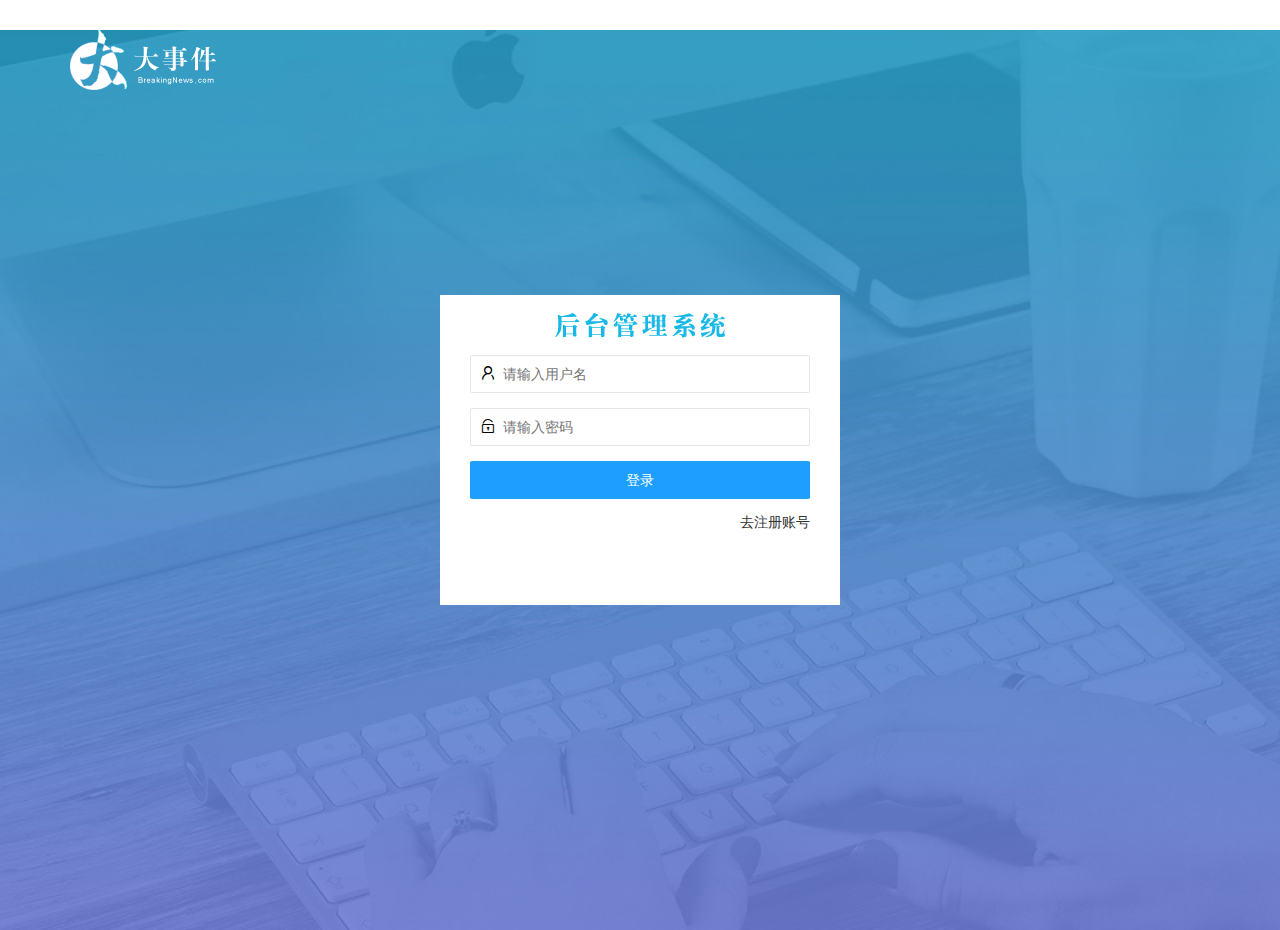
<file: login.html>
<!DOCTYPE html>
<html lang="en">

<head>
    <meta charset="UTF-8">
    <meta name="viewport" content="width=device-width, initial-scale=1.0">
    <title>大事件-登陆页面</title>
    <link rel="stylesheet" href="/assets/css/login.css">
    <link rel="stylesheet" href="/assets/lib/layui/css/layui.css">
    <script src="/assets/lib/layui/layui.all.js"></script>
    <script src="/assets/lib/jquery.js"></script>
    <script src="/assets/js/baseApi.js"></script>
    <script src="/assets/js/login.js"></script>

</head>

<body>
    <div class="layui-main">
        <h1>
            <img src="/assets/images/logo.png" alt="" title="大事件">
        </h1>
    </div>
    <div class="main">
        <div class="title_box">
        </div>
        <div class="login_box">
            <!---------------------- 登录的div ------------------------>
            <form class="layui-form" action="" id="form_login">
                <!-- 用户名输入框 -->
                <div class="layui-form-item">
                    <!-- 用户图标 -->
                    <i class="layui-icon layui-icon-username"></i>
                    <input type="text" name="username" required lay-verify="required" placeholder="请输入用户名" autocomplete="off" class="layui-input">
                </div>


                <!-- 密码输入框 -->
                <div class="layui-form-item">
                    <!-- 用户图标 -->
                    <i class="layui-icon layui-icon-password"></i>
                    <input type="password" name="password" required lay-verify="required|pwd|repwd" placeholder="请输入密码" autocomplete="off" class="layui-input">
                </div>

                <!-- 登录提交按钮 -->
                <div class="layui-form-item">
                    <button class="layui-btn layui-btn-fluid layui-btn-normal" lay-submit>登录</button>
                </div>

                <!-- 点击转换注册页面 -->
                <a href="javascript:;" id="link_reg">去注册账号</a>
            </form>

        </div>

        <!------------------------ 注册的div --------------------------->
        <div class="reg-box">
            <form class="layui-form" action="" id="form_reg">

                <!-- 用户名输入框 -->
                <div class="layui-form-item">
                    <!-- 用户图标 -->
                    <i class="layui-icon layui-icon-username"></i>
                    <input type="text" name="username" required lay-verify="required" placeholder="请输入用户名" autocomplete="off" class="layui-input">
                </div>

                <!-- 密码输入框 -->
                <div class="layui-form-item">
                    <!-- 用户图标 -->
                    <i class="layui-icon layui-icon-password"></i>
                    <input type="password" name="password" required lay-verify="required|pwd|repwd" placeholder="请输入密码" autocomplete="off" class="layui-input">
                </div>

                <!-- 密码再次输入框 -->
                <div class="layui-form-item">
                    <!-- 用户图标 -->
                    <i class="layui-icon layui-icon-password"></i>
                    <input type="password" name="password" required lay-verify="required|pwd|repwd" placeholder="请再次输入密码" autocomplete="off" class="layui-input">
                </div>

                <!-- 注册提交按钮 -->
                <div class="layui-form-item">
                    <button class="layui-btn layui-btn-fluid layui-btn-danger" lay-submit>注册</button>
                </div>

                <!-- 点击去登陆，显示登录页面 -->
                <a href="javascript:;" id="link_login">去登录</a>
            </form>

        </div>


</body>

</html>
</file>
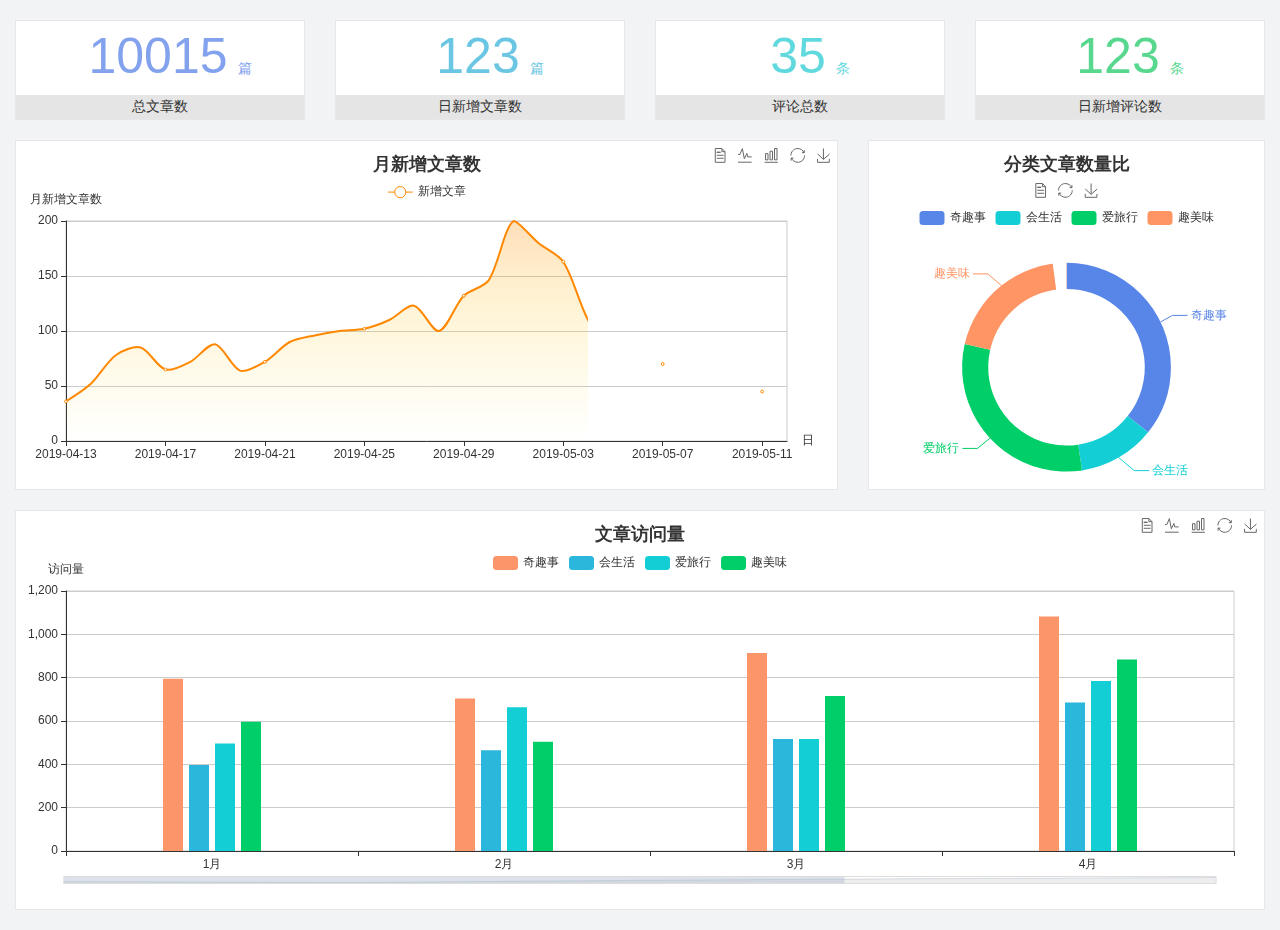
<file: home/dashboard.html>
<!DOCTYPE html>
<html lang="en">

<head>
  <meta charset="UTF-8">
  <meta name="viewport" content="width=device-width, initial-scale=1.0">
  <meta http-equiv="X-UA-Compatible" content="ie=edge">
  <title>图表统计</title>
  <link rel="stylesheet" href="../../assets/lib/bootstrap.css" />
  <link rel="stylesheet" href="../../assets/lib/main.css" />
  <script src="../../assets/lib/jquery.js"></script>
  <script type="text/javascript" src="../../assets/lib/echarts.min.js"></script>
</head>

<body>
  <div class="container-fluid">
    <div class="row spannel_list">
      <div class="col-sm-3 col-xs-6">
        <div class="spannel">
          <em>10015</em><span>篇</span>
          <b>总文章数</b>
        </div>
      </div>
      <div class="col-sm-3 col-xs-6">
        <div class="spannel scolor01">
          <em>123</em><span>篇</span>
          <b>日新增文章数</b>
        </div>
      </div>
      <div class="col-sm-3 col-xs-6">
        <div class="spannel scolor02">
          <em>35</em><span>条</span>
          <b>评论总数</b>
        </div>
      </div>
      <div class="col-sm-3 col-xs-6">
        <div class="spannel scolor03">
          <em>123</em><span>条</span>
          <b>日新增评论数</b>
        </div>
      </div>
    </div>
  </div>

  <div class="container-fluid">
    <div class="row curve-pie">
      <div class="col-lg-8 col-md-8">
        <div class="gragh_pannel" id="curve_show"></div>
      </div>
      <div class="col-lg-4 col-md-4">
        <div class="gragh_pannel" id="pie_show"></div>
      </div>
    </div>
  </div>

  <div class="container-fluid">
    <div class="column_pannel" id="column_show"></div>
  </div>

  <script>
    var oChart = echarts.init(document.getElementById('curve_show'));
    var aList_all = [
      { 'count': 36, 'date': '2019-04-13' },
      { 'count': 52, 'date': '2019-04-14' },
      { 'count': 78, 'date': '2019-04-15' },
      { 'count': 85, 'date': '2019-04-16' },
      { 'count': 65, 'date': '2019-04-17' },
      { 'count': 72, 'date': '2019-04-18' },
      { 'count': 88, 'date': '2019-04-19' },
      { 'count': 64, 'date': '2019-04-20' },
      { 'count': 72, 'date': '2019-04-21' },
      { 'count': 90, 'date': '2019-04-22' },
      { 'count': 96, 'date': '2019-04-23' },
      { 'count': 100, 'date': '2019-04-24' },
      { 'count': 102, 'date': '2019-04-25' },
      { 'count': 110, 'date': '2019-04-26' },
      { 'count': 123, 'date': '2019-04-27' },
      { 'count': 100, 'date': '2019-04-28' },
      { 'count': 132, 'date': '2019-04-29' },
      { 'count': 146, 'date': '2019-04-30' },
      { 'count': 200, 'date': '2019-05-01' },
      { 'count': 180, 'date': '2019-05-02' },
      { 'count': 163, 'date': '2019-05-03' },
      { 'count': 110, 'date': '2019-05-04' },
      { 'count': 80, 'date': '2019-05-05' },
      { 'count': 82, 'date': '2019-05-06' },
      { 'count': 70, 'date': '2019-05-07' },
      { 'count': 65, 'date': '2019-05-08' },
      { 'count': 54, 'date': '2019-05-09' },
      { 'count': 40, 'date': '2019-05-10' },
      { 'count': 45, 'date': '2019-05-11' },
      { 'count': 38, 'date': '2019-05-12' },
    ];

    let aCount = [];
    let aDate = [];

    for (var i = 0; i < aList_all.length; i++) {
      aCount.push(aList_all[i].count);
      aDate.push(aList_all[i].date);
    }

    var chartopt = {
      title: {
        text: '月新增文章数',
        left: 'center',
        top: '10'
      },
      tooltip: {
        trigger: 'axis'
      },
      legend: {
        data: ['新增文章'],
        top: '40'
      },
      toolbox: {
        show: true,
        feature: {
          mark: { show: true },
          dataView: { show: true, readOnly: false },
          magicType: { show: true, type: ['line', 'bar'] },
          restore: { show: true },
          saveAsImage: { show: true }
        }
      },
      calculable: true,
      xAxis: [
        {
          name: '日',
          type: 'category',
          boundaryGap: false,
          data: aDate
        }
      ],
      yAxis: [
        {
          name: '月新增文章数',
          type: 'value'
        }
      ],
      series: [
        {
          name: '新增文章',
          type: 'line',
          smooth: true,
          itemStyle: { normal: { areaStyle: { type: 'default' }, color: '#f80' }, lineStyle: { color: '#f80' } },
          data: aCount
        }],
      areaStyle: {
        normal: {
          color: new echarts.graphic.LinearGradient(0, 0, 0, 1, [{
            offset: 0,
            color: 'rgba(255,136,0,0.39)'
          }, {
            offset: .34,
            color: 'rgba(255,180,0,0.25)'
          }, {
            offset: 1,
            color: 'rgba(255,222,0,0.00)'
          }])

        }
      },
      grid: {
        show: true,
        x: 50,
        x2: 50,
        y: 80,
        height: 220
      }
    };

    oChart.setOption(chartopt);


    var oPie = echarts.init(document.getElementById('pie_show'));
    var oPieopt =
    {
      title: {
        top: 10,
        text: '分类文章数量比',
        x: 'center'
      },
      tooltip: {
        trigger: 'item',
        formatter: "{a} <br/>{b} : {c} ({d}%)"
      },
      color: ['#5885e8', '#13cfd5', '#00ce68', '#ff9565'],
      legend: {
        x: 'center',
        top: 65,
        data: ['奇趣事', '会生活', '爱旅行', '趣美味']
      },
      toolbox: {
        show: true,
        x: 'center',
        top: 35,
        feature: {
          mark: { show: true },
          dataView: { show: true, readOnly: false },
          magicType: {
            show: true,
            type: ['pie', 'funnel'],
            option: {
              funnel: {
                x: '25%',
                width: '50%',
                funnelAlign: 'left',
                max: 1548
              }
            }
          },
          restore: { show: true },
          saveAsImage: { show: true }
        }
      },
      calculable: true,
      series: [
        {
          name: '访问来源',
          type: 'pie',
          radius: ['45%', '60%'],
          center: ['50%', '65%'],
          data: [
            { value: 300, name: '奇趣事' },
            { value: 100, name: '会生活' },
            { value: 260, name: '爱旅行' },
            { value: 180, name: '趣美味' }
          ]
        }
      ]
    };
    oPie.setOption(oPieopt);



    var oColumn = this.echarts.init(document.getElementById('column_show'));
    var oColumnopt =
    {
      title: {
        text: '文章访问量',
        left: 'center',
        top: '10'
      },
      tooltip: {
        trigger: 'axis'
      },
      legend: {
        data: ['奇趣事', '会生活', '爱旅行', '趣美味'],
        top: '40'
      },
      toolbox: {
        show: true,
        feature: {
          mark: { show: true },
          dataView: { show: true, readOnly: false },
          magicType: { show: true, type: ['line', 'bar'] },
          restore: { show: true },
          saveAsImage: { show: true }
        }
      },
      calculable: true,
      xAxis: [
        {
          type: 'category',
          data: ['1月', '2月', '3月', '4月', '5月']
        }
      ],
      yAxis: [
        {
          name: '访问量',
          type: 'value'
        }
      ],
      series: [
        {
          name: '奇趣事',
          type: 'bar',
          barWidth: 20,
          itemStyle: {
            normal: { areaStyle: { type: 'default' }, color: '#fd956a' }
          },
          data: [800, 708, 920, 1090, 1200]
        },
        {
          name: '会生活',
          type: 'bar',
          barWidth: 20,
          itemStyle: {
            normal: { areaStyle: { type: 'default' }, color: '#2bb6db' }
          },
          data: [400, 468, 520, 690, 800]
        },
        {
          name: '爱旅行',
          type: 'bar',
          barWidth: 20,
          itemStyle: {
            normal: { areaStyle: { type: 'default' }, color: '#13cfd5' }
          },
          data: [500, 668, 520, 790, 900]
        },
        {
          name: '趣美味',
          type: 'bar',
          barWidth: 20,
          itemStyle: {
            normal: { areaStyle: { type: 'default' }, color: '#00ce68' }
          },
          data: [600, 508, 720, 890, 1000]
        }
      ],
      grid: {
        show: true,
        x: 50,
        x2: 30,
        y: 80,
        height: 260
      },
      dataZoom: [//给x轴设置滚动条
        {
          start: 0,//默认为0
          end: 100 - 1000 / 31,//默认为100
          type: 'slider',
          show: true,
          xAxisIndex: [0],
          handleSize: 0,//滑动条的 左右2个滑动条的大小
          height: 8,//组件高度
          left: 45, //左边的距离
          right: 50,//右边的距离
          bottom: 26,//右边的距离
          handleColor: '#ddd',//h滑动图标的颜色
          handleStyle: {
            borderColor: "#cacaca",
            borderWidth: "1",
            shadowBlur: 2,
            background: "#ddd",
            shadowColor: "#ddd",
          }
        }]
    };
    oColumn.setOption(oColumnopt);
  </script>
</body>

</html>
</file>
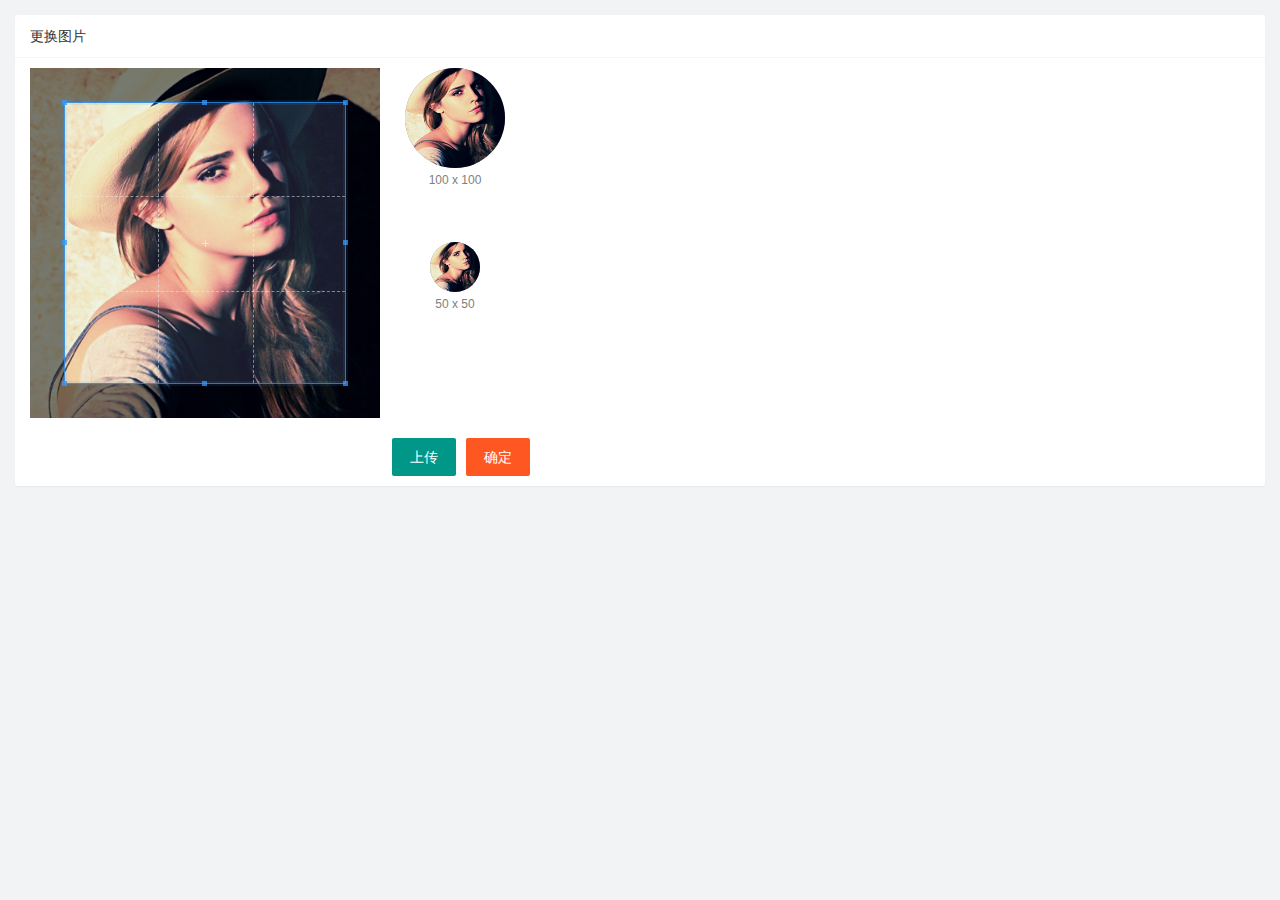
<file: user/user_avatar.html>
<!DOCTYPE html>
<html lang="en">

<head>
    <meta charset="UTF-8">
    <meta name="viewport" content="width=device-width, initial-scale=1.0">
    <title>Document</title>
    <link rel="stylesheet" href="/assets/lib/cropper/cropper.css">
    <link rel="stylesheet" href="/assets/lib/layui/css/layui.css">
    <link rel="stylesheet" href="/assets/css/user_avatar.css">
</head>

<body>
    <div class="layui-card">
        <div class="layui-card-header">更换图片</div>
        <div class="layui-card-body">
            <!-- 第一行的图片裁剪和预览区域 -->
            <div class="row1">
                <!-- 图片裁剪区域 -->
                <div class="cropper-box">
                    <!-- 这个 img 标签很重要，将来会把它初始化为裁剪区域 -->
                    <img id="image" src="/assets/images/sample.jpg" />
                </div>
                <!-- 图片的预览区域 -->
                <div class="preview-box">
                    <div>
                        <!-- 宽高为 100px 的预览区域 -->
                        <div class="img-preview w100"></div>
                        <p class="size">100 x 100</p>
                    </div>
                    <div>
                        <!-- 宽高为 50px 的预览区域 -->
                        <div class="img-preview w50"></div>
                        <p class="size">50 x 50</p>
                    </div>
                </div>
            </div>

            <!-- 第二行的按钮区域 -->
            <div class="row2">
                <!-- accept属性，只能选择什么类型的图片 -->
                <input type="file" id="file" accept="image/png,image/jpeg">
                <button type="button" class="layui-btn" id="shang">上传</button>
                <button type="button" class="layui-btn layui-btn-danger" id="btnUpload">确定</button>
            </div>
        </div>
    </div>
    <script src="/assets/lib/layui/layui.all.js"></script>
    <script src="/assets/lib/jquery.js"></script>
    <script src="/assets/lib/cropper/Cropper.js"></script>
    <script src="/assets/lib/cropper/jquery-cropper.js"></script>
    <script src="/assets/js/baseApi.js"></script>
    <script src="/assets/js/user_avatar.js"></script>
</body>

</html>
</file>
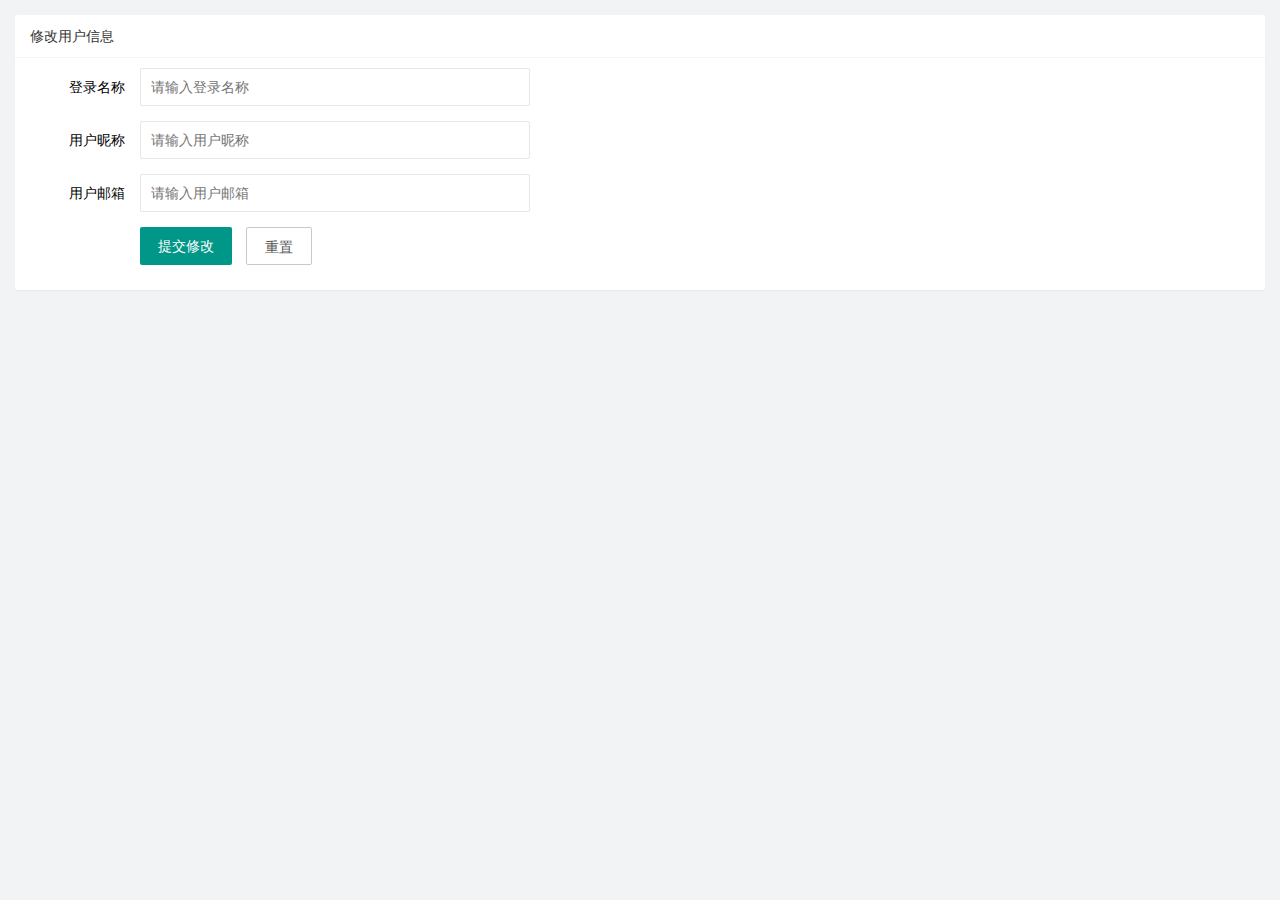
<file: user/user_info.html>
<!DOCTYPE html>
<html lang="en">

<head>
    <meta charset="UTF-8" />
    <meta name="viewport" content="width=device-width, initial-scale=1.0" />
    <title>Document</title>
    <!-- 导入 layui 的样式 -->
    <link rel="stylesheet" href="/assets/lib/layui/css/layui.css">
    <!-- 导入自己的样式 -->
    <link rel="stylesheet" href="/assets/css/user_info.css">
</head>

<body>
    <!-- 卡片区域 -->
    <div class="layui-card">
        <div class="layui-card-header">修改用户信息</div>
        <div class="layui-card-body">
            <!-- form 表单区域 -->
            <form class="layui-form" lay-filter="formUserInfo">
                <input type="hidden" name="id">
                <div class="layui-form-item">
                    <label class="layui-form-label">登录名称</label>
                    <div class="layui-input-block">
                        <!-- <input type="text" name="username" required lay-verify="required|username" placeholder="请输入登录名称" autocomplete="off" class="layui-input"> -->
                        <input type="text" name="username" required lay-verify="required|username" placeholder="请输入登录名称" autocomplete="off" class="layui-input" readonly />
                    </div>
                </div>
                <div class="layui-form-item">
                    <label class="layui-form-label">用户昵称</label>
                    <div class="layui-input-block">
                        <input type="text" name="nickname" required lay-verify="required|nickname" placeholder="请输入用户昵称" autocomplete="off" class="layui-input" />
                    </div>
                </div>
                <div class="layui-form-item">
                    <label class="layui-form-label">用户邮箱</label>
                    <div class="layui-input-block">
                        <input type="text" name="email" required lay-verify="required|email" placeholder="请输入用户邮箱" autocomplete="off" class="layui-input" />
                    </div>
                </div>
                <div class="layui-form-item">
                    <div class="layui-input-block">
                        <button class="layui-btn" lay-submit lay-filter="formDemo">提交修改</button>
                        <button type="reset" class="layui-btn layui-btn-primary" id="btnReset">重置</button>
                    </div>
                </div>
            </form>
        </div>
    </div>

    <script src="/assets/lib/jquery.js"></script>
    <script src="/assets/lib/layui/layui.all.js"></script>
    <script src="/assets/js/baseApi.js"></script>
    <script src="/assets/js/user_info.js"></script>



    <!-- 导入 jquery -->
    <!-- <script src="/assets/lib/jquery.js"></script> -->
    <!-- 导入 layui 的 js -->
    <!-- <script src="/assets/lib/layui/layui.all.js"></script> -->
    <!-- 导入baseAPI -->
    <!-- <script src="/assets/js/baseApi.js"></script> -->
    <!-- 导入自己的 js -->
    <!-- <script src="/user/user_info.html"></script> -->
</body>

</html>
</file>
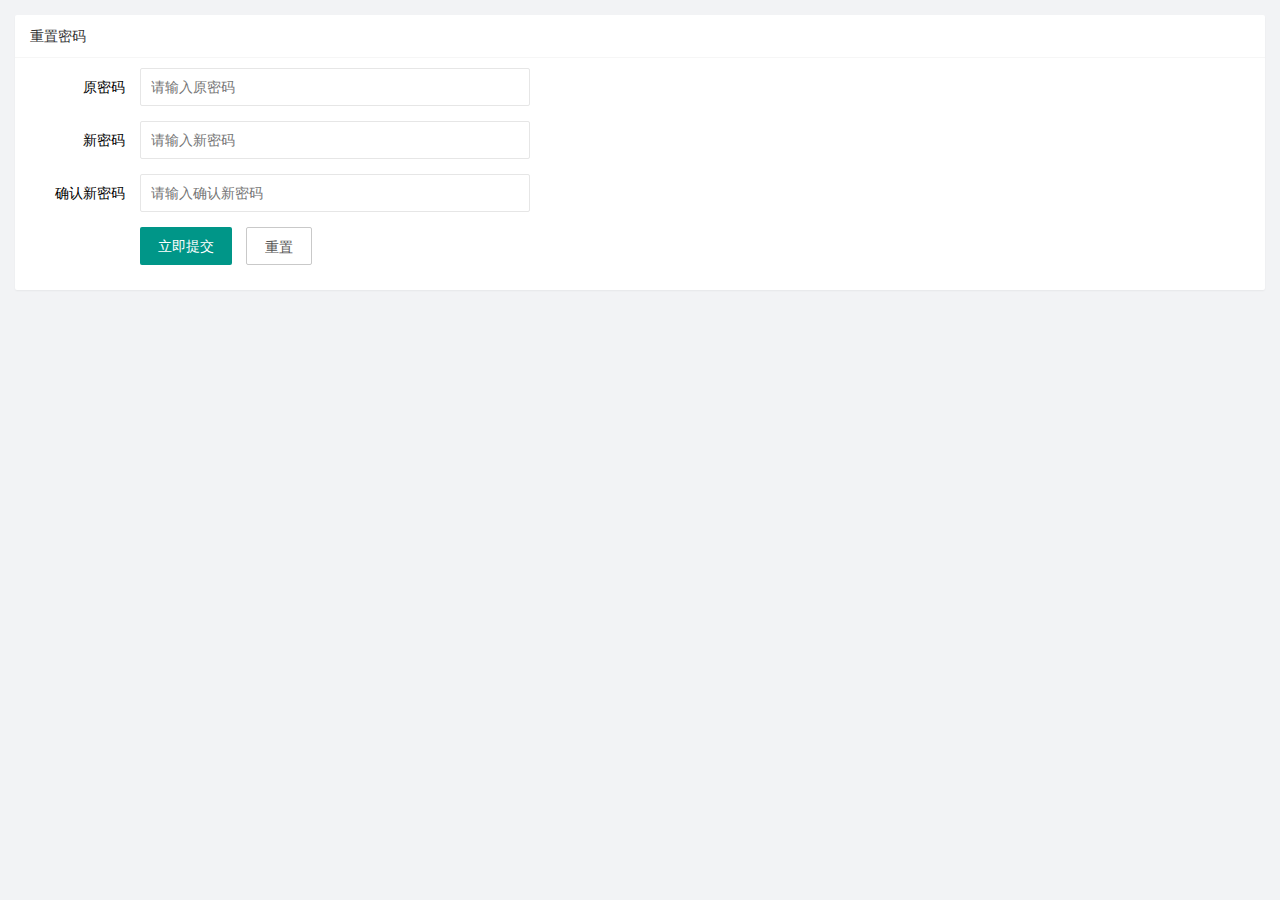
<file: user/user_pwd.html>
<!DOCTYPE html>
<html lang="en">

<head>
    <meta charset="UTF-8">
    <meta name="viewport" content="width=device-width, initial-scale=1.0">
    <title>Document</title>
    <link rel="stylesheet" href="/assets/lib/layui/css/layui.css">
    <link rel="stylesheet" href="/assets/css/user_pwd.css">
</head>

<body>
    <div class="layui-card">
        <div class="layui-card-header">重置密码</div>
        <div class="layui-card-body">
            <form class="layui-form" action="">
                <div class="layui-form-item">
                    <label class="layui-form-label">原密码</label>
                    <div class="layui-input-block">
                        <input type="password" name="oldPwd" required lay-verify="required|pwd" placeholder="请输入原密码" autocomplete="off" class="layui-input">
                    </div>
                </div>
                <div class="layui-form-item">
                    <label class="layui-form-label">新密码</label>
                    <div class="layui-input-block">
                        <input type="password" name="newPwd" required lay-verify="required|pwd|samePwd" placeholder="请输入新密码" autocomplete="off" class="layui-input">
                    </div>
                </div>
                <div class="layui-form-item">
                    <label class="layui-form-label">确认新密码</label>
                    <div class="layui-input-block">
                        <input type="password" name="newPwd" required lay-verify="required|pwd|rePwd" placeholder="请输入确认新密码" autocomplete="off" class="layui-input">
                    </div>
                </div>
                <div class="layui-form-item">
                    <div class="layui-input-block">
                        <button class="layui-btn" lay-submit lay-filter="formDemo">立即提交</button>
                        <button type="reset" class="layui-btn layui-btn-primary">重置</button>
                    </div>
                </div>
            </form>
        </div>
    </div>

    <!-- 导入layui的js -->
    <script src="/assets/lib/layui/layui.all.js"></script>
    <!-- --导入jquery-- -->
    <script src="/assets/lib/jquery.js"></script>
    <!-- 导入baseAPI -->
    <script src="/assets/js/baseApi.js"></script>
    <!-- 导入自己的js文件 -->
    <script src="/assets/js/user_pwd.js"></script>
</body>

</html>
</file>
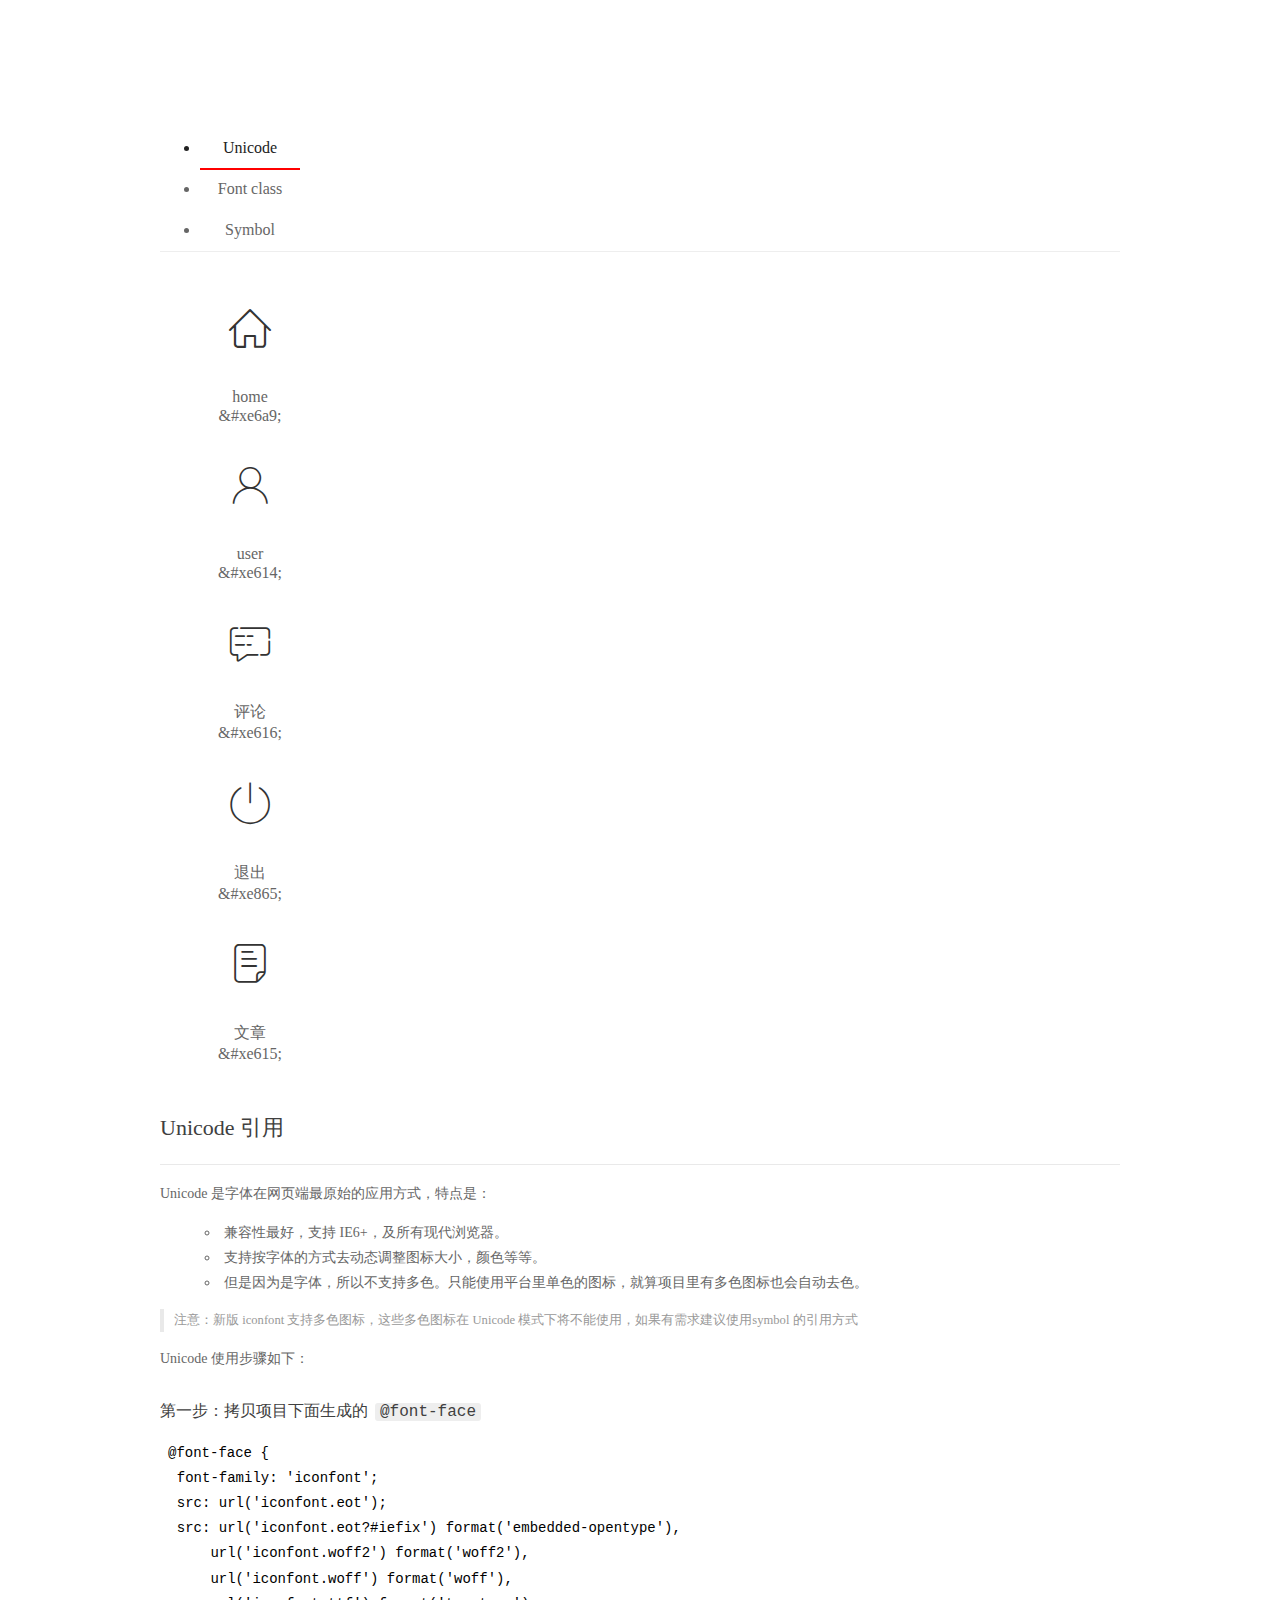
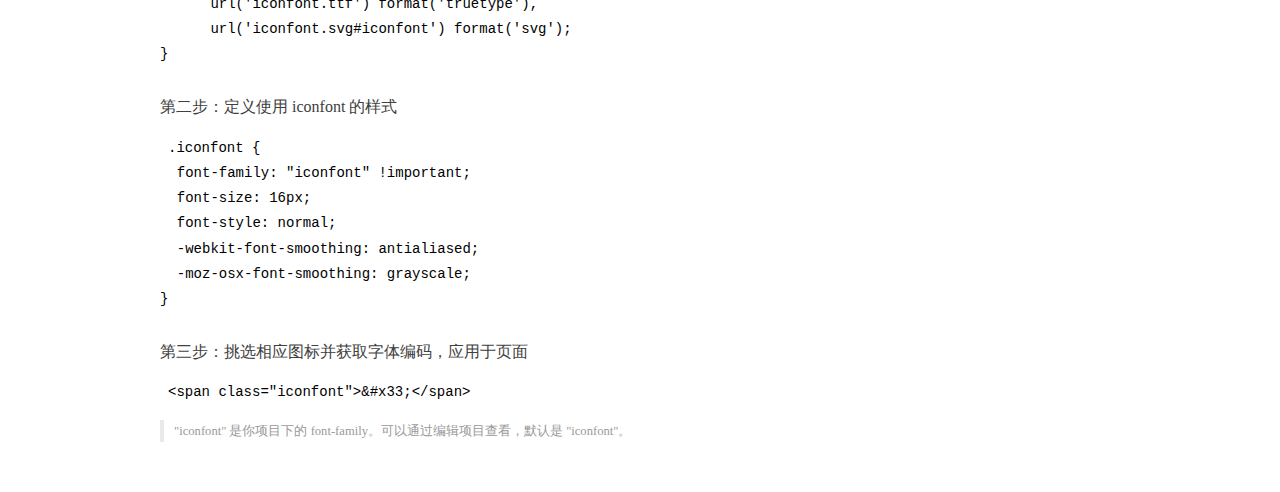
<file: assets/fonts/demo_index.html>
<!DOCTYPE html>
<html>
<head>
  <meta charset="utf-8"/>
  <title>IconFont Demo</title>
  <link rel="shortcut icon" href="https://gtms04.alicdn.com/tps/i4/TB1_oz6GVXXXXaFXpXXJDFnIXXX-64-64.ico" type="image/x-icon"/>
  <link rel="stylesheet" href="https://g.alicdn.com/thx/cube/1.3.2/cube.min.css">
  <link rel="stylesheet" href="demo.css">
  <link rel="stylesheet" href="iconfont.css">
  <script src="iconfont.js"></script>
  <!-- jQuery -->
  <script src="https://a1.alicdn.com/oss/uploads/2018/12/26/7bfddb60-08e8-11e9-9b04-53e73bb6408b.js"></script>
  <!-- 代码高亮 -->
  <script src="https://a1.alicdn.com/oss/uploads/2018/12/26/a3f714d0-08e6-11e9-8a15-ebf944d7534c.js"></script>
</head>
<body>
  <div class="main">
    <h1 class="logo"><a href="https://www.iconfont.cn/" title="iconfont 首页" target="_blank">&#xe86b;</a></h1>
    <div class="nav-tabs">
      <ul id="tabs" class="dib-box">
        <li class="dib active"><span>Unicode</span></li>
        <li class="dib"><span>Font class</span></li>
        <li class="dib"><span>Symbol</span></li>
      </ul>
      
    </div>
    <div class="tab-container">
      <div class="content unicode" style="display: block;">
          <ul class="icon_lists dib-box">
          
            <li class="dib">
              <span class="icon iconfont">&#xe6a9;</span>
                <div class="name">home</div>
                <div class="code-name">&amp;#xe6a9;</div>
              </li>
          
            <li class="dib">
              <span class="icon iconfont">&#xe614;</span>
                <div class="name">user</div>
                <div class="code-name">&amp;#xe614;</div>
              </li>
          
            <li class="dib">
              <span class="icon iconfont">&#xe616;</span>
                <div class="name">评论</div>
                <div class="code-name">&amp;#xe616;</div>
              </li>
          
            <li class="dib">
              <span class="icon iconfont">&#xe865;</span>
                <div class="name">退出</div>
                <div class="code-name">&amp;#xe865;</div>
              </li>
          
            <li class="dib">
              <span class="icon iconfont">&#xe615;</span>
                <div class="name">文章</div>
                <div class="code-name">&amp;#xe615;</div>
              </li>
          
          </ul>
          <div class="article markdown">
          <h2 id="unicode-">Unicode 引用</h2>
          <hr>

          <p>Unicode 是字体在网页端最原始的应用方式，特点是：</p>
          <ul>
            <li>兼容性最好，支持 IE6+，及所有现代浏览器。</li>
            <li>支持按字体的方式去动态调整图标大小，颜色等等。</li>
            <li>但是因为是字体，所以不支持多色。只能使用平台里单色的图标，就算项目里有多色图标也会自动去色。</li>
          </ul>
          <blockquote>
            <p>注意：新版 iconfont 支持多色图标，这些多色图标在 Unicode 模式下将不能使用，如果有需求建议使用symbol 的引用方式</p>
          </blockquote>
          <p>Unicode 使用步骤如下：</p>
          <h3 id="-font-face">第一步：拷贝项目下面生成的 <code>@font-face</code></h3>
<pre><code class="language-css"
>@font-face {
  font-family: 'iconfont';
  src: url('iconfont.eot');
  src: url('iconfont.eot?#iefix') format('embedded-opentype'),
      url('iconfont.woff2') format('woff2'),
      url('iconfont.woff') format('woff'),
      url('iconfont.ttf') format('truetype'),
      url('iconfont.svg#iconfont') format('svg');
}
</code></pre>
          <h3 id="-iconfont-">第二步：定义使用 iconfont 的样式</h3>
<pre><code class="language-css"
>.iconfont {
  font-family: "iconfont" !important;
  font-size: 16px;
  font-style: normal;
  -webkit-font-smoothing: antialiased;
  -moz-osx-font-smoothing: grayscale;
}
</code></pre>
          <h3 id="-">第三步：挑选相应图标并获取字体编码，应用于页面</h3>
<pre>
<code class="language-html"
>&lt;span class="iconfont"&gt;&amp;#x33;&lt;/span&gt;
</code></pre>
          <blockquote>
            <p>"iconfont" 是你项目下的 font-family。可以通过编辑项目查看，默认是 "iconfont"。</p>
          </blockquote>
          </div>
      </div>
      <div class="content font-class">
        <ul class="icon_lists dib-box">
          
          <li class="dib">
            <span class="icon iconfont icon-home"></span>
            <div class="name">
              home
            </div>
            <div class="code-name">.icon-home
            </div>
          </li>
          
          <li class="dib">
            <span class="icon iconfont icon-user"></span>
            <div class="name">
              user
            </div>
            <div class="code-name">.icon-user
            </div>
          </li>
          
          <li class="dib">
            <span class="icon iconfont icon-pinglun"></span>
            <div class="name">
              评论
            </div>
            <div class="code-name">.icon-pinglun
            </div>
          </li>
          
          <li class="dib">
            <span class="icon iconfont icon-tuichu"></span>
            <div class="name">
              退出
            </div>
            <div class="code-name">.icon-tuichu
            </div>
          </li>
          
          <li class="dib">
            <span class="icon iconfont icon-16"></span>
            <div class="name">
              文章
            </div>
            <div class="code-name">.icon-16
            </div>
          </li>
          
        </ul>
        <div class="article markdown">
        <h2 id="font-class-">font-class 引用</h2>
        <hr>

        <p>font-class 是 Unicode 使用方式的一种变种，主要是解决 Unicode 书写不直观，语意不明确的问题。</p>
        <p>与 Unicode 使用方式相比，具有如下特点：</p>
        <ul>
          <li>兼容性良好，支持 IE8+，及所有现代浏览器。</li>
          <li>相比于 Unicode 语意明确，书写更直观。可以很容易分辨这个 icon 是什么。</li>
          <li>因为使用 class 来定义图标，所以当要替换图标时，只需要修改 class 里面的 Unicode 引用。</li>
          <li>不过因为本质上还是使用的字体，所以多色图标还是不支持的。</li>
        </ul>
        <p>使用步骤如下：</p>
        <h3 id="-fontclass-">第一步：引入项目下面生成的 fontclass 代码：</h3>
<pre><code class="language-html">&lt;link rel="stylesheet" href="./iconfont.css"&gt;
</code></pre>
        <h3 id="-">第二步：挑选相应图标并获取类名，应用于页面：</h3>
<pre><code class="language-html">&lt;span class="iconfont icon-xxx"&gt;&lt;/span&gt;
</code></pre>
        <blockquote>
          <p>"
            iconfont" 是你项目下的 font-family。可以通过编辑项目查看，默认是 "iconfont"。</p>
        </blockquote>
      </div>
      </div>
      <div class="content symbol">
          <ul class="icon_lists dib-box">
          
            <li class="dib">
                <svg class="icon svg-icon" aria-hidden="true">
                  <use xlink:href="#icon-home"></use>
                </svg>
                <div class="name">home</div>
                <div class="code-name">#icon-home</div>
            </li>
          
            <li class="dib">
                <svg class="icon svg-icon" aria-hidden="true">
                  <use xlink:href="#icon-user"></use>
                </svg>
                <div class="name">user</div>
                <div class="code-name">#icon-user</div>
            </li>
          
            <li class="dib">
                <svg class="icon svg-icon" aria-hidden="true">
                  <use xlink:href="#icon-pinglun"></use>
                </svg>
                <div class="name">评论</div>
                <div class="code-name">#icon-pinglun</div>
            </li>
          
            <li class="dib">
                <svg class="icon svg-icon" aria-hidden="true">
                  <use xlink:href="#icon-tuichu"></use>
                </svg>
                <div class="name">退出</div>
                <div class="code-name">#icon-tuichu</div>
            </li>
          
            <li class="dib">
                <svg class="icon svg-icon" aria-hidden="true">
                  <use xlink:href="#icon-16"></use>
                </svg>
                <div class="name">文章</div>
                <div class="code-name">#icon-16</div>
            </li>
          
          </ul>
          <div class="article markdown">
          <h2 id="symbol-">Symbol 引用</h2>
          <hr>

          <p>这是一种全新的使用方式，应该说这才是未来的主流，也是平台目前推荐的用法。相关介绍可以参考这篇<a href="">文章</a>
            这种用法其实是做了一个 SVG 的集合，与另外两种相比具有如下特点：</p>
          <ul>
            <li>支持多色图标了，不再受单色限制。</li>
            <li>通过一些技巧，支持像字体那样，通过 <code>font-size</code>, <code>color</code> 来调整样式。</li>
            <li>兼容性较差，支持 IE9+，及现代浏览器。</li>
            <li>浏览器渲染 SVG 的性能一般，还不如 png。</li>
          </ul>
          <p>使用步骤如下：</p>
          <h3 id="-symbol-">第一步：引入项目下面生成的 symbol 代码：</h3>
<pre><code class="language-html">&lt;script src="./iconfont.js"&gt;&lt;/script&gt;
</code></pre>
          <h3 id="-css-">第二步：加入通用 CSS 代码（引入一次就行）：</h3>
<pre><code class="language-html">&lt;style&gt;
.icon {
  width: 1em;
  height: 1em;
  vertical-align: -0.15em;
  fill: currentColor;
  overflow: hidden;
}
&lt;/style&gt;
</code></pre>
          <h3 id="-">第三步：挑选相应图标并获取类名，应用于页面：</h3>
<pre><code class="language-html">&lt;svg class="icon" aria-hidden="true"&gt;
  &lt;use xlink:href="#icon-xxx"&gt;&lt;/use&gt;
&lt;/svg&gt;
</code></pre>
          </div>
      </div>

    </div>
  </div>
  <script>
  $(document).ready(function () {
      $('.tab-container .content:first').show()

      $('#tabs li').click(function (e) {
        var tabContent = $('.tab-container .content')
        var index = $(this).index()

        if ($(this).hasClass('active')) {
          return
        } else {
          $('#tabs li').removeClass('active')
          $(this).addClass('active')

          tabContent.hide().eq(index).fadeIn()
        }
      })
    })
  </script>
</body>
</html>
</file>
<file: assets/css/login.css>
html,
body {
    margin: 0;
    padding: 0;
    height: 100%;
    width: 100%;
    background: url(/assets/images/login_bg.jpg) no-repeat center;
    background-size: cover;
    cursor: pointer;
    margin-top: 30px;
}

.main {
    width: 400px;
    height: 310px;
    background-color: #fff;
    position: absolute;
    left: 50%;
    top: 50%;
    transform: translate(-50%, -50%);
}

.title_box {
    height: 60px;
    background: url(/assets/images/login_title.png) no-repeat center;
}

.layui-form {
    padding: 0 30px;
}

.links {
    display: flex;
    justify-content: flex-end;
}

.links a {
    font-size: 12px;
}

.layui-form-item {
    position: relative;
}

.layui-icon {
    position: absolute;
    left: 10px;
    top: 10px;
}

.layui-form-item .layui-input {
    padding-left: 32px;
}

.reg-box {
    display: none;
}

#link_reg,
#link_login {
    display: flex;
    justify-content: flex-end;
}
</file>
<file: assets/lib/layui/css/layui.css>
/** layui-v2.5.5 MIT License By https://www.layui.com */
 .layui-inline,img{display:inline-block;vertical-align:middle}h1,h2,h3,h4,h5,h6{font-weight:400}.layui-edge,.layui-header,.layui-inline,.layui-main{position:relative}.layui-body,.layui-edge,.layui-elip{overflow:hidden}.layui-btn,.layui-edge,.layui-inline,img{vertical-align:middle}.layui-btn,.layui-disabled,.layui-icon,.layui-unselect{-moz-user-select:none;-webkit-user-select:none;-ms-user-select:none}.layui-elip,.layui-form-checkbox span,.layui-form-pane .layui-form-label{text-overflow:ellipsis;white-space:nowrap}.layui-breadcrumb,.layui-tree-btnGroup{visibility:hidden}blockquote,body,button,dd,div,dl,dt,form,h1,h2,h3,h4,h5,h6,input,li,ol,p,pre,td,textarea,th,ul{margin:0;padding:0;-webkit-tap-highlight-color:rgba(0,0,0,0)}a:active,a:hover{outline:0}img{border:none}li{list-style:none}table{border-collapse:collapse;border-spacing:0}h4,h5,h6{font-size:100%}button,input,optgroup,option,select,textarea{font-family:inherit;font-size:inherit;font-style:inherit;font-weight:inherit;outline:0}pre{white-space:pre-wrap;white-space:-moz-pre-wrap;white-space:-pre-wrap;white-space:-o-pre-wrap;word-wrap:break-word}body{line-height:24px;font:14px Helvetica Neue,Helvetica,PingFang SC,Tahoma,Arial,sans-serif}hr{height:1px;margin:10px 0;border:0;clear:both}a{color:#333;text-decoration:none}a:hover{color:#777}a cite{font-style:normal;*cursor:pointer}.layui-border-box,.layui-border-box *{box-sizing:border-box}.layui-box,.layui-box *{box-sizing:content-box}.layui-clear{clear:both;*zoom:1}.layui-clear:after{content:'\20';clear:both;*zoom:1;display:block;height:0}.layui-inline{*display:inline;*zoom:1}.layui-edge{display:inline-block;width:0;height:0;border-width:6px;border-style:dashed;border-color:transparent}.layui-edge-top{top:-4px;border-bottom-color:#999;border-bottom-style:solid}.layui-edge-right{border-left-color:#999;border-left-style:solid}.layui-edge-bottom{top:2px;border-top-color:#999;border-top-style:solid}.layui-edge-left{border-right-color:#999;border-right-style:solid}.layui-disabled,.layui-disabled:hover{color:#d2d2d2!important;cursor:not-allowed!important}.layui-circle{border-radius:100%}.layui-show{display:block!important}.layui-hide{display:none!important}@font-face{font-family:layui-icon;src:url(../font/iconfont.eot?v=250);src:url(../font/iconfont.eot?v=250#iefix) format('embedded-opentype'),url(../font/iconfont.woff2?v=250) format('woff2'),url(../font/iconfont.woff?v=250) format('woff'),url(../font/iconfont.ttf?v=250) format('truetype'),url(../font/iconfont.svg?v=250#layui-icon) format('svg')}.layui-icon{font-family:layui-icon!important;font-size:16px;font-style:normal;-webkit-font-smoothing:antialiased;-moz-osx-font-smoothing:grayscale}.layui-icon-reply-fill:before{content:"\e611"}.layui-icon-set-fill:before{content:"\e614"}.layui-icon-menu-fill:before{content:"\e60f"}.layui-icon-search:before{content:"\e615"}.layui-icon-share:before{content:"\e641"}.layui-icon-set-sm:before{content:"\e620"}.layui-icon-engine:before{content:"\e628"}.layui-icon-close:before{content:"\1006"}.layui-icon-close-fill:before{content:"\1007"}.layui-icon-chart-screen:before{content:"\e629"}.layui-icon-star:before{content:"\e600"}.layui-icon-circle-dot:before{content:"\e617"}.layui-icon-chat:before{content:"\e606"}.layui-icon-release:before{content:"\e609"}.layui-icon-list:before{content:"\e60a"}.layui-icon-chart:before{content:"\e62c"}.layui-icon-ok-circle:before{content:"\1005"}.layui-icon-layim-theme:before{content:"\e61b"}.layui-icon-table:before{content:"\e62d"}.layui-icon-right:before{content:"\e602"}.layui-icon-left:before{content:"\e603"}.layui-icon-cart-simple:before{content:"\e698"}.layui-icon-face-cry:before{content:"\e69c"}.layui-icon-face-smile:before{content:"\e6af"}.layui-icon-survey:before{content:"\e6b2"}.layui-icon-tree:before{content:"\e62e"}.layui-icon-upload-circle:before{content:"\e62f"}.layui-icon-add-circle:before{content:"\e61f"}.layui-icon-download-circle:before{content:"\e601"}.layui-icon-templeate-1:before{content:"\e630"}.layui-icon-util:before{content:"\e631"}.layui-icon-face-surprised:before{content:"\e664"}.layui-icon-edit:before{content:"\e642"}.layui-icon-speaker:before{content:"\e645"}.layui-icon-down:before{content:"\e61a"}.layui-icon-file:before{content:"\e621"}.layui-icon-layouts:before{content:"\e632"}.layui-icon-rate-half:before{content:"\e6c9"}.layui-icon-add-circle-fine:before{content:"\e608"}.layui-icon-prev-circle:before{content:"\e633"}.layui-icon-read:before{content:"\e705"}.layui-icon-404:before{content:"\e61c"}.layui-icon-carousel:before{content:"\e634"}.layui-icon-help:before{content:"\e607"}.layui-icon-code-circle:before{content:"\e635"}.layui-icon-water:before{content:"\e636"}.layui-icon-username:before{content:"\e66f"}.layui-icon-find-fill:before{content:"\e670"}.layui-icon-about:before{content:"\e60b"}.layui-icon-location:before{content:"\e715"}.layui-icon-up:before{content:"\e619"}.layui-icon-pause:before{content:"\e651"}.layui-icon-date:before{content:"\e637"}.layui-icon-layim-uploadfile:before{content:"\e61d"}.layui-icon-delete:before{content:"\e640"}.layui-icon-play:before{content:"\e652"}.layui-icon-top:before{content:"\e604"}.layui-icon-friends:before{content:"\e612"}.layui-icon-refresh-3:before{content:"\e9aa"}.layui-icon-ok:before{content:"\e605"}.layui-icon-layer:before{content:"\e638"}.layui-icon-face-smile-fine:before{content:"\e60c"}.layui-icon-dollar:before{content:"\e659"}.layui-icon-group:before{content:"\e613"}.layui-icon-layim-download:before{content:"\e61e"}.layui-icon-picture-fine:before{content:"\e60d"}.layui-icon-link:before{content:"\e64c"}.layui-icon-diamond:before{content:"\e735"}.layui-icon-log:before{content:"\e60e"}.layui-icon-rate-solid:before{content:"\e67a"}.layui-icon-fonts-del:before{content:"\e64f"}.layui-icon-unlink:before{content:"\e64d"}.layui-icon-fonts-clear:before{content:"\e639"}.layui-icon-triangle-r:before{content:"\e623"}.layui-icon-circle:before{content:"\e63f"}.layui-icon-radio:before{content:"\e643"}.layui-icon-align-center:before{content:"\e647"}.layui-icon-align-right:before{content:"\e648"}.layui-icon-align-left:before{content:"\e649"}.layui-icon-loading-1:before{content:"\e63e"}.layui-icon-return:before{content:"\e65c"}.layui-icon-fonts-strong:before{content:"\e62b"}.layui-icon-upload:before{content:"\e67c"}.layui-icon-dialogue:before{content:"\e63a"}.layui-icon-video:before{content:"\e6ed"}.layui-icon-headset:before{content:"\e6fc"}.layui-icon-cellphone-fine:before{content:"\e63b"}.layui-icon-add-1:before{content:"\e654"}.layui-icon-face-smile-b:before{content:"\e650"}.layui-icon-fonts-html:before{content:"\e64b"}.layui-icon-form:before{content:"\e63c"}.layui-icon-cart:before{content:"\e657"}.layui-icon-camera-fill:before{content:"\e65d"}.layui-icon-tabs:before{content:"\e62a"}.layui-icon-fonts-code:before{content:"\e64e"}.layui-icon-fire:before{content:"\e756"}.layui-icon-set:before{content:"\e716"}.layui-icon-fonts-u:before{content:"\e646"}.layui-icon-triangle-d:before{content:"\e625"}.layui-icon-tips:before{content:"\e702"}.layui-icon-picture:before{content:"\e64a"}.layui-icon-more-vertical:before{content:"\e671"}.layui-icon-flag:before{content:"\e66c"}.layui-icon-loading:before{content:"\e63d"}.layui-icon-fonts-i:before{content:"\e644"}.layui-icon-refresh-1:before{content:"\e666"}.layui-icon-rmb:before{content:"\e65e"}.layui-icon-home:before{content:"\e68e"}.layui-icon-user:before{content:"\e770"}.layui-icon-notice:before{content:"\e667"}.layui-icon-login-weibo:before{content:"\e675"}.layui-icon-voice:before{content:"\e688"}.layui-icon-upload-drag:before{content:"\e681"}.layui-icon-login-qq:before{content:"\e676"}.layui-icon-snowflake:before{content:"\e6b1"}.layui-icon-file-b:before{content:"\e655"}.layui-icon-template:before{content:"\e663"}.layui-icon-auz:before{content:"\e672"}.layui-icon-console:before{content:"\e665"}.layui-icon-app:before{content:"\e653"}.layui-icon-prev:before{content:"\e65a"}.layui-icon-website:before{content:"\e7ae"}.layui-icon-next:before{content:"\e65b"}.layui-icon-component:before{content:"\e857"}.layui-icon-more:before{content:"\e65f"}.layui-icon-login-wechat:before{content:"\e677"}.layui-icon-shrink-right:before{content:"\e668"}.layui-icon-spread-left:before{content:"\e66b"}.layui-icon-camera:before{content:"\e660"}.layui-icon-note:before{content:"\e66e"}.layui-icon-refresh:before{content:"\e669"}.layui-icon-female:before{content:"\e661"}.layui-icon-male:before{content:"\e662"}.layui-icon-password:before{content:"\e673"}.layui-icon-senior:before{content:"\e674"}.layui-icon-theme:before{content:"\e66a"}.layui-icon-tread:before{content:"\e6c5"}.layui-icon-praise:before{content:"\e6c6"}.layui-icon-star-fill:before{content:"\e658"}.layui-icon-rate:before{content:"\e67b"}.layui-icon-template-1:before{content:"\e656"}.layui-icon-vercode:before{content:"\e679"}.layui-icon-cellphone:before{content:"\e678"}.layui-icon-screen-full:before{content:"\e622"}.layui-icon-screen-restore:before{content:"\e758"}.layui-icon-cols:before{content:"\e610"}.layui-icon-export:before{content:"\e67d"}.layui-icon-print:before{content:"\e66d"}.layui-icon-slider:before{content:"\e714"}.layui-icon-addition:before{content:"\e624"}.layui-icon-subtraction:before{content:"\e67e"}.layui-icon-service:before{content:"\e626"}.layui-icon-transfer:before{content:"\e691"}.layui-main{width:1140px;margin:0 auto}.layui-header{z-index:1000;height:60px}.layui-header a:hover{transition:all .5s;-webkit-transition:all .5s}.layui-side{position:fixed;left:0;top:0;bottom:0;z-index:999;width:200px;overflow-x:hidden}.layui-side-scroll{position:relative;width:220px;height:100%;overflow-x:hidden}.layui-body{position:absolute;left:200px;right:0;top:0;bottom:0;z-index:998;width:auto;overflow-y:auto;box-sizing:border-box}.layui-layout-body{overflow:hidden}.layui-layout-admin .layui-header{background-color:#23262E}.layui-layout-admin .layui-side{top:60px;width:200px;overflow-x:hidden}.layui-layout-admin .layui-body{position:fixed;top:60px;bottom:44px}.layui-layout-admin .layui-main{width:auto;margin:0 15px}.layui-layout-admin .layui-footer{position:fixed;left:200px;right:0;bottom:0;height:44px;line-height:44px;padding:0 15px;background-color:#eee}.layui-layout-admin .layui-logo{position:absolute;left:0;top:0;width:200px;height:100%;line-height:60px;text-align:center;color:#009688;font-size:16px}.layui-layout-admin .layui-header .layui-nav{background:0 0}.layui-layout-left{position:absolute!important;left:200px;top:0}.layui-layout-right{position:absolute!important;right:0;top:0}.layui-container{position:relative;margin:0 auto;padding:0 15px;box-sizing:border-box}.layui-fluid{position:relative;margin:0 auto;padding:0 15px}.layui-row:after,.layui-row:before{content:'';display:block;clear:both}.layui-col-lg1,.layui-col-lg10,.layui-col-lg11,.layui-col-lg12,.layui-col-lg2,.layui-col-lg3,.layui-col-lg4,.layui-col-lg5,.layui-col-lg6,.layui-col-lg7,.layui-col-lg8,.layui-col-lg9,.layui-col-md1,.layui-col-md10,.layui-col-md11,.layui-col-md12,.layui-col-md2,.layui-col-md3,.layui-col-md4,.layui-col-md5,.layui-col-md6,.layui-col-md7,.layui-col-md8,.layui-col-md9,.layui-col-sm1,.layui-col-sm10,.layui-col-sm11,.layui-col-sm12,.layui-col-sm2,.layui-col-sm3,.layui-col-sm4,.layui-col-sm5,.layui-col-sm6,.layui-col-sm7,.layui-col-sm8,.layui-col-sm9,.layui-col-xs1,.layui-col-xs10,.layui-col-xs11,.layui-col-xs12,.layui-col-xs2,.layui-col-xs3,.layui-col-xs4,.layui-col-xs5,.layui-col-xs6,.layui-col-xs7,.layui-col-xs8,.layui-col-xs9{position:relative;display:block;box-sizing:border-box}.layui-col-xs1,.layui-col-xs10,.layui-col-xs11,.layui-col-xs12,.layui-col-xs2,.layui-col-xs3,.layui-col-xs4,.layui-col-xs5,.layui-col-xs6,.layui-col-xs7,.layui-col-xs8,.layui-col-xs9{float:left}.layui-col-xs1{width:8.33333333%}.layui-col-xs2{width:16.66666667%}.layui-col-xs3{width:25%}.layui-col-xs4{width:33.33333333%}.layui-col-xs5{width:41.66666667%}.layui-col-xs6{width:50%}.layui-col-xs7{width:58.33333333%}.layui-col-xs8{width:66.66666667%}.layui-col-xs9{width:75%}.layui-col-xs10{width:83.33333333%}.layui-col-xs11{width:91.66666667%}.layui-col-xs12{width:100%}.layui-col-xs-offset1{margin-left:8.33333333%}.layui-col-xs-offset2{margin-left:16.66666667%}.layui-col-xs-offset3{margin-left:25%}.layui-col-xs-offset4{margin-left:33.33333333%}.layui-col-xs-offset5{margin-left:41.66666667%}.layui-col-xs-offset6{margin-left:50%}.layui-col-xs-offset7{margin-left:58.33333333%}.layui-col-xs-offset8{margin-left:66.66666667%}.layui-col-xs-offset9{margin-left:75%}.layui-col-xs-offset10{margin-left:83.33333333%}.layui-col-xs-offset11{margin-left:91.66666667%}.layui-col-xs-offset12{margin-left:100%}@media screen and (max-width:768px){.layui-hide-xs{display:none!important}.layui-show-xs-block{display:block!important}.layui-show-xs-inline{display:inline!important}.layui-show-xs-inline-block{display:inline-block!important}}@media screen and (min-width:768px){.layui-container{width:750px}.layui-hide-sm{display:none!important}.layui-show-sm-block{display:block!important}.layui-show-sm-inline{display:inline!important}.layui-show-sm-inline-block{display:inline-block!important}.layui-col-sm1,.layui-col-sm10,.layui-col-sm11,.layui-col-sm12,.layui-col-sm2,.layui-col-sm3,.layui-col-sm4,.layui-col-sm5,.layui-col-sm6,.layui-col-sm7,.layui-col-sm8,.layui-col-sm9{float:left}.layui-col-sm1{width:8.33333333%}.layui-col-sm2{width:16.66666667%}.layui-col-sm3{width:25%}.layui-col-sm4{width:33.33333333%}.layui-col-sm5{width:41.66666667%}.layui-col-sm6{width:50%}.layui-col-sm7{width:58.33333333%}.layui-col-sm8{width:66.66666667%}.layui-col-sm9{width:75%}.layui-col-sm10{width:83.33333333%}.layui-col-sm11{width:91.66666667%}.layui-col-sm12{width:100%}.layui-col-sm-offset1{margin-left:8.33333333%}.layui-col-sm-offset2{margin-left:16.66666667%}.layui-col-sm-offset3{margin-left:25%}.layui-col-sm-offset4{margin-left:33.33333333%}.layui-col-sm-offset5{margin-left:41.66666667%}.layui-col-sm-offset6{margin-left:50%}.layui-col-sm-offset7{margin-left:58.33333333%}.layui-col-sm-offset8{margin-left:66.66666667%}.layui-col-sm-offset9{margin-left:75%}.layui-col-sm-offset10{margin-left:83.33333333%}.layui-col-sm-offset11{margin-left:91.66666667%}.layui-col-sm-offset12{margin-left:100%}}@media screen and (min-width:992px){.layui-container{width:970px}.layui-hide-md{display:none!important}.layui-show-md-block{display:block!important}.layui-show-md-inline{display:inline!important}.layui-show-md-inline-block{display:inline-block!important}.layui-col-md1,.layui-col-md10,.layui-col-md11,.layui-col-md12,.layui-col-md2,.layui-col-md3,.layui-col-md4,.layui-col-md5,.layui-col-md6,.layui-col-md7,.layui-col-md8,.layui-col-md9{float:left}.layui-col-md1{width:8.33333333%}.layui-col-md2{width:16.66666667%}.layui-col-md3{width:25%}.layui-col-md4{width:33.33333333%}.layui-col-md5{width:41.66666667%}.layui-col-md6{width:50%}.layui-col-md7{width:58.33333333%}.layui-col-md8{width:66.66666667%}.layui-col-md9{width:75%}.layui-col-md10{width:83.33333333%}.layui-col-md11{width:91.66666667%}.layui-col-md12{width:100%}.layui-col-md-offset1{margin-left:8.33333333%}.layui-col-md-offset2{margin-left:16.66666667%}.layui-col-md-offset3{margin-left:25%}.layui-col-md-offset4{margin-left:33.33333333%}.layui-col-md-offset5{margin-left:41.66666667%}.layui-col-md-offset6{margin-left:50%}.layui-col-md-offset7{margin-left:58.33333333%}.layui-col-md-offset8{margin-left:66.66666667%}.layui-col-md-offset9{margin-left:75%}.layui-col-md-offset10{margin-left:83.33333333%}.layui-col-md-offset11{margin-left:91.66666667%}.layui-col-md-offset12{margin-left:100%}}@media screen and (min-width:1200px){.layui-container{width:1170px}.layui-hide-lg{display:none!important}.layui-show-lg-block{display:block!important}.layui-show-lg-inline{display:inline!important}.layui-show-lg-inline-block{display:inline-block!important}.layui-col-lg1,.layui-col-lg10,.layui-col-lg11,.layui-col-lg12,.layui-col-lg2,.layui-col-lg3,.layui-col-lg4,.layui-col-lg5,.layui-col-lg6,.layui-col-lg7,.layui-col-lg8,.layui-col-lg9{float:left}.layui-col-lg1{width:8.33333333%}.layui-col-lg2{width:16.66666667%}.layui-col-lg3{width:25%}.layui-col-lg4{width:33.33333333%}.layui-col-lg5{width:41.66666667%}.layui-col-lg6{width:50%}.layui-col-lg7{width:58.33333333%}.layui-col-lg8{width:66.66666667%}.layui-col-lg9{width:75%}.layui-col-lg10{width:83.33333333%}.layui-col-lg11{width:91.66666667%}.layui-col-lg12{width:100%}.layui-col-lg-offset1{margin-left:8.33333333%}.layui-col-lg-offset2{margin-left:16.66666667%}.layui-col-lg-offset3{margin-left:25%}.layui-col-lg-offset4{margin-left:33.33333333%}.layui-col-lg-offset5{margin-left:41.66666667%}.layui-col-lg-offset6{margin-left:50%}.layui-col-lg-offset7{margin-left:58.33333333%}.layui-col-lg-offset8{margin-left:66.66666667%}.layui-col-lg-offset9{margin-left:75%}.layui-col-lg-offset10{margin-left:83.33333333%}.layui-col-lg-offset11{margin-left:91.66666667%}.layui-col-lg-offset12{margin-left:100%}}.layui-col-space1{margin:-.5px}.layui-col-space1>*{padding:.5px}.layui-col-space3{margin:-1.5px}.layui-col-space3>*{padding:1.5px}.layui-col-space5{margin:-2.5px}.layui-col-space5>*{padding:2.5px}.layui-col-space8{margin:-3.5px}.layui-col-space8>*{padding:3.5px}.layui-col-space10{margin:-5px}.layui-col-space10>*{padding:5px}.layui-col-space12{margin:-6px}.layui-col-space12>*{padding:6px}.layui-col-space15{margin:-7.5px}.layui-col-space15>*{padding:7.5px}.layui-col-space18{margin:-9px}.layui-col-space18>*{padding:9px}.layui-col-space20{margin:-10px}.layui-col-space20>*{padding:10px}.layui-col-space22{margin:-11px}.layui-col-space22>*{padding:11px}.layui-col-space25{margin:-12.5px}.layui-col-space25>*{padding:12.5px}.layui-col-space30{margin:-15px}.layui-col-space30>*{padding:15px}.layui-btn,.layui-input,.layui-select,.layui-textarea,.layui-upload-button{outline:0;-webkit-appearance:none;transition:all .3s;-webkit-transition:all .3s;box-sizing:border-box}.layui-elem-quote{margin-bottom:10px;padding:15px;line-height:22px;border-left:5px solid #009688;border-radius:0 2px 2px 0;background-color:#f2f2f2}.layui-quote-nm{border-style:solid;border-width:1px 1px 1px 5px;background:0 0}.layui-elem-field{margin-bottom:10px;padding:0;border-width:1px;border-style:solid}.layui-elem-field legend{margin-left:20px;padding:0 10px;font-size:20px;font-weight:300}.layui-field-title{margin:10px 0 20px;border-width:1px 0 0}.layui-field-box{padding:10px 15px}.layui-field-title .layui-field-box{padding:10px 0}.layui-progress{position:relative;height:6px;border-radius:20px;background-color:#e2e2e2}.layui-progress-bar{position:absolute;left:0;top:0;width:0;max-width:100%;height:6px;border-radius:20px;text-align:right;background-color:#5FB878;transition:all .3s;-webkit-transition:all .3s}.layui-progress-big,.layui-progress-big .layui-progress-bar{height:18px;line-height:18px}.layui-progress-text{position:relative;top:-20px;line-height:18px;font-size:12px;color:#666}.layui-progress-big .layui-progress-text{position:static;padding:0 10px;color:#fff}.layui-collapse{border-width:1px;border-style:solid;border-radius:2px}.layui-colla-content,.layui-colla-item{border-top-width:1px;border-top-style:solid}.layui-colla-item:first-child{border-top:none}.layui-colla-title{position:relative;height:42px;line-height:42px;padding:0 15px 0 35px;color:#333;background-color:#f2f2f2;cursor:pointer;font-size:14px;overflow:hidden}.layui-colla-content{display:none;padding:10px 15px;line-height:22px;color:#666}.layui-colla-icon{position:absolute;left:15px;top:0;font-size:14px}.layui-card{margin-bottom:15px;border-radius:2px;background-color:#fff;box-shadow:0 1px 2px 0 rgba(0,0,0,.05)}.layui-card:last-child{margin-bottom:0}.layui-card-header{position:relative;height:42px;line-height:42px;padding:0 15px;border-bottom:1px solid #f6f6f6;color:#333;border-radius:2px 2px 0 0;font-size:14px}.layui-bg-black,.layui-bg-blue,.layui-bg-cyan,.layui-bg-green,.layui-bg-orange,.layui-bg-red{color:#fff!important}.layui-card-body{position:relative;padding:10px 15px;line-height:24px}.layui-card-body[pad15]{padding:15px}.layui-card-body[pad20]{padding:20px}.layui-card-body .layui-table{margin:5px 0}.layui-card .layui-tab{margin:0}.layui-panel-window{position:relative;padding:15px;border-radius:0;border-top:5px solid #E6E6E6;background-color:#fff}.layui-auxiliar-moving{position:fixed;left:0;right:0;top:0;bottom:0;width:100%;height:100%;background:0 0;z-index:9999999999}.layui-form-label,.layui-form-mid,.layui-form-select,.layui-input-block,.layui-input-inline,.layui-textarea{position:relative}.layui-bg-red{background-color:#FF5722!important}.layui-bg-orange{background-color:#FFB800!important}.layui-bg-green{background-color:#009688!important}.layui-bg-cyan{background-color:#2F4056!important}.layui-bg-blue{background-color:#1E9FFF!important}.layui-bg-black{background-color:#393D49!important}.layui-bg-gray{background-color:#eee!important;color:#666!important}.layui-badge-rim,.layui-colla-content,.layui-colla-item,.layui-collapse,.layui-elem-field,.layui-form-pane .layui-form-item[pane],.layui-form-pane .layui-form-label,.layui-input,.layui-layedit,.layui-layedit-tool,.layui-quote-nm,.layui-select,.layui-tab-bar,.layui-tab-card,.layui-tab-title,.layui-tab-title .layui-this:after,.layui-textarea{border-color:#e6e6e6}.layui-timeline-item:before,hr{background-color:#e6e6e6}.layui-text{line-height:22px;font-size:14px;color:#666}.layui-text h1,.layui-text h2,.layui-text h3{font-weight:500;color:#333}.layui-text h1{font-size:30px}.layui-text h2{font-size:24px}.layui-text h3{font-size:18px}.layui-text a:not(.layui-btn){color:#01AAED}.layui-text a:not(.layui-btn):hover{text-decoration:underline}.layui-text ul{padding:5px 0 5px 15px}.layui-text ul li{margin-top:5px;list-style-type:disc}.layui-text em,.layui-word-aux{color:#999!important;padding:0 5px!important}.layui-btn{display:inline-block;height:38px;line-height:38px;padding:0 18px;background-color:#009688;color:#fff;white-space:nowrap;text-align:center;font-size:14px;border:none;border-radius:2px;cursor:pointer}.layui-btn:hover{opacity:.8;filter:alpha(opacity=80);color:#fff}.layui-btn:active{opacity:1;filter:alpha(opacity=100)}.layui-btn+.layui-btn{margin-left:10px}.layui-btn-container{font-size:0}.layui-btn-container .layui-btn{margin-right:10px;margin-bottom:10px}.layui-btn-container .layui-btn+.layui-btn{margin-left:0}.layui-table .layui-btn-container .layui-btn{margin-bottom:9px}.layui-btn-radius{border-radius:100px}.layui-btn .layui-icon{margin-right:3px;font-size:18px;vertical-align:bottom;vertical-align:middle\9}.layui-btn-primary{border:1px solid #C9C9C9;background-color:#fff;color:#555}.layui-btn-primary:hover{border-color:#009688;color:#333}.layui-btn-normal{background-color:#1E9FFF}.layui-btn-warm{background-color:#FFB800}.layui-btn-danger{background-color:#FF5722}.layui-btn-checked{background-color:#5FB878}.layui-btn-disabled,.layui-btn-disabled:active,.layui-btn-disabled:hover{border:1px solid #e6e6e6;background-color:#FBFBFB;color:#C9C9C9;cursor:not-allowed;opacity:1}.layui-btn-lg{height:44px;line-height:44px;padding:0 25px;font-size:16px}.layui-btn-sm{height:30px;line-height:30px;padding:0 10px;font-size:12px}.layui-btn-sm i{font-size:16px!important}.layui-btn-xs{height:22px;line-height:22px;padding:0 5px;font-size:12px}.layui-btn-xs i{font-size:14px!important}.layui-btn-group{display:inline-block;vertical-align:middle;font-size:0}.layui-btn-group .layui-btn{margin-left:0!important;margin-right:0!important;border-left:1px solid rgba(255,255,255,.5);border-radius:0}.layui-btn-group .layui-btn-primary{border-left:none}.layui-btn-group .layui-btn-primary:hover{border-color:#C9C9C9;color:#009688}.layui-btn-group .layui-btn:first-child{border-left:none;border-radius:2px 0 0 2px}.layui-btn-group .layui-btn-primary:first-child{border-left:1px solid #c9c9c9}.layui-btn-group .layui-btn:last-child{border-radius:0 2px 2px 0}.layui-btn-group .layui-btn+.layui-btn{margin-left:0}.layui-btn-group+.layui-btn-group{margin-left:10px}.layui-btn-fluid{width:100%}.layui-input,.layui-select,.layui-textarea{height:38px;line-height:1.3;line-height:38px\9;border-width:1px;border-style:solid;background-color:#fff;border-radius:2px}.layui-input::-webkit-input-placeholder,.layui-select::-webkit-input-placeholder,.layui-textarea::-webkit-input-placeholder{line-height:1.3}.layui-input,.layui-textarea{display:block;width:100%;padding-left:10px}.layui-input:hover,.layui-textarea:hover{border-color:#D2D2D2!important}.layui-input:focus,.layui-textarea:focus{border-color:#C9C9C9!important}.layui-textarea{min-height:100px;height:auto;line-height:20px;padding:6px 10px;resize:vertical}.layui-select{padding:0 10px}.layui-form input[type=checkbox],.layui-form input[type=radio],.layui-form select{display:none}.layui-form [lay-ignore]{display:initial}.layui-form-item{margin-bottom:15px;clear:both;*zoom:1}.layui-form-item:after{content:'\20';clear:both;*zoom:1;display:block;height:0}.layui-form-label{float:left;display:block;padding:9px 15px;width:80px;font-weight:400;line-height:20px;text-align:right}.layui-form-label-col{display:block;float:none;padding:9px 0;line-height:20px;text-align:left}.layui-form-item .layui-inline{margin-bottom:5px;margin-right:10px}.layui-input-block{margin-left:110px;min-height:36px}.layui-input-inline{display:inline-block;vertical-align:middle}.layui-form-item .layui-input-inline{float:left;width:190px;margin-right:10px}.layui-form-text .layui-input-inline{width:auto}.layui-form-mid{float:left;display:block;padding:9px 0!important;line-height:20px;margin-right:10px}.layui-form-danger+.layui-form-select .layui-input,.layui-form-danger:focus{border-color:#FF5722!important}.layui-form-select .layui-input{padding-right:30px;cursor:pointer}.layui-form-select .layui-edge{position:absolute;right:10px;top:50%;margin-top:-3px;cursor:pointer;border-width:6px;border-top-color:#c2c2c2;border-top-style:solid;transition:all .3s;-webkit-transition:all .3s}.layui-form-select dl{display:none;position:absolute;left:0;top:42px;padding:5px 0;z-index:899;min-width:100%;border:1px solid #d2d2d2;max-height:300px;overflow-y:auto;background-color:#fff;border-radius:2px;box-shadow:0 2px 4px rgba(0,0,0,.12);box-sizing:border-box}.layui-form-select dl dd,.layui-form-select dl dt{padding:0 10px;line-height:36px;white-space:nowrap;overflow:hidden;text-overflow:ellipsis}.layui-form-select dl dt{font-size:12px;color:#999}.layui-form-select dl dd{cursor:pointer}.layui-form-select dl dd:hover{background-color:#f2f2f2;-webkit-transition:.5s all;transition:.5s all}.layui-form-select .layui-select-group dd{padding-left:20px}.layui-form-select dl dd.layui-select-tips{padding-left:10px!important;color:#999}.layui-form-select dl dd.layui-this{background-color:#5FB878;color:#fff}.layui-form-checkbox,.layui-form-select dl dd.layui-disabled{background-color:#fff}.layui-form-selected dl{display:block}.layui-form-checkbox,.layui-form-checkbox *,.layui-form-switch{display:inline-block;vertical-align:middle}.layui-form-selected .layui-edge{margin-top:-9px;-webkit-transform:rotate(180deg);transform:rotate(180deg);margin-top:-3px\9}:root .layui-form-selected .layui-edge{margin-top:-9px\0/IE9}.layui-form-selectup dl{top:auto;bottom:42px}.layui-select-none{margin:5px 0;text-align:center;color:#999}.layui-select-disabled .layui-disabled{border-color:#eee!important}.layui-select-disabled .layui-edge{border-top-color:#d2d2d2}.layui-form-checkbox{position:relative;height:30px;line-height:30px;margin-right:10px;padding-right:30px;cursor:pointer;font-size:0;-webkit-transition:.1s linear;transition:.1s linear;box-sizing:border-box}.layui-form-checkbox span{padding:0 10px;height:100%;font-size:14px;border-radius:2px 0 0 2px;background-color:#d2d2d2;color:#fff;overflow:hidden}.layui-form-checkbox:hover span{background-color:#c2c2c2}.layui-form-checkbox i{position:absolute;right:0;top:0;width:30px;height:28px;border:1px solid #d2d2d2;border-left:none;border-radius:0 2px 2px 0;color:#fff;font-size:20px;text-align:center}.layui-form-checkbox:hover i{border-color:#c2c2c2;color:#c2c2c2}.layui-form-checked,.layui-form-checked:hover{border-color:#5FB878}.layui-form-checked span,.layui-form-checked:hover span{background-color:#5FB878}.layui-form-checked i,.layui-form-checked:hover i{color:#5FB878}.layui-form-item .layui-form-checkbox{margin-top:4px}.layui-form-checkbox[lay-skin=primary]{height:auto!important;line-height:normal!important;min-width:18px;min-height:18px;border:none!important;margin-right:0;padding-left:28px;padding-right:0;background:0 0}.layui-form-checkbox[lay-skin=primary] span{padding-left:0;padding-right:15px;line-height:18px;background:0 0;color:#666}.layui-form-checkbox[lay-skin=primary] i{right:auto;left:0;width:16px;height:16px;line-height:16px;border:1px solid #d2d2d2;font-size:12px;border-radius:2px;background-color:#fff;-webkit-transition:.1s linear;transition:.1s linear}.layui-form-checkbox[lay-skin=primary]:hover i{border-color:#5FB878;color:#fff}.layui-form-checked[lay-skin=primary] i{border-color:#5FB878!important;background-color:#5FB878;color:#fff}.layui-checkbox-disbaled[lay-skin=primary] span{background:0 0!important;color:#c2c2c2}.layui-checkbox-disbaled[lay-skin=primary]:hover i{border-color:#d2d2d2}.layui-form-item .layui-form-checkbox[lay-skin=primary]{margin-top:10px}.layui-form-switch{position:relative;height:22px;line-height:22px;min-width:35px;padding:0 5px;margin-top:8px;border:1px solid #d2d2d2;border-radius:20px;cursor:pointer;background-color:#fff;-webkit-transition:.1s linear;transition:.1s linear}.layui-form-switch i{position:absolute;left:5px;top:3px;width:16px;height:16px;border-radius:20px;background-color:#d2d2d2;-webkit-transition:.1s linear;transition:.1s linear}.layui-form-switch em{position:relative;top:0;width:25px;margin-left:21px;padding:0!important;text-align:center!important;color:#999!important;font-style:normal!important;font-size:12px}.layui-form-onswitch{border-color:#5FB878;background-color:#5FB878}.layui-checkbox-disbaled,.layui-checkbox-disbaled i{border-color:#e2e2e2!important}.layui-form-onswitch i{left:100%;margin-left:-21px;background-color:#fff}.layui-form-onswitch em{margin-left:5px;margin-right:21px;color:#fff!important}.layui-checkbox-disbaled span{background-color:#e2e2e2!important}.layui-checkbox-disbaled:hover i{color:#fff!important}[lay-radio]{display:none}.layui-form-radio,.layui-form-radio *{display:inline-block;vertical-align:middle}.layui-form-radio{line-height:28px;margin:6px 10px 0 0;padding-right:10px;cursor:pointer;font-size:0}.layui-form-radio *{font-size:14px}.layui-form-radio>i{margin-right:8px;font-size:22px;color:#c2c2c2}.layui-form-radio>i:hover,.layui-form-radioed>i{color:#5FB878}.layui-radio-disbaled>i{color:#e2e2e2!important}.layui-form-pane .layui-form-label{width:110px;padding:8px 15px;height:38px;line-height:20px;border-width:1px;border-style:solid;border-radius:2px 0 0 2px;text-align:center;background-color:#FBFBFB;overflow:hidden;box-sizing:border-box}.layui-form-pane .layui-input-inline{margin-left:-1px}.layui-form-pane .layui-input-block{margin-left:110px;left:-1px}.layui-form-pane .layui-input{border-radius:0 2px 2px 0}.layui-form-pane .layui-form-text .layui-form-label{float:none;width:100%;border-radius:2px;box-sizing:border-box;text-align:left}.layui-form-pane .layui-form-text .layui-input-inline{display:block;margin:0;top:-1px;clear:both}.layui-form-pane .layui-form-text .layui-input-block{margin:0;left:0;top:-1px}.layui-form-pane .layui-form-text .layui-textarea{min-height:100px;border-radius:0 0 2px 2px}.layui-form-pane .layui-form-checkbox{margin:4px 0 4px 10px}.layui-form-pane .layui-form-radio,.layui-form-pane .layui-form-switch{margin-top:6px;margin-left:10px}.layui-form-pane .layui-form-item[pane]{position:relative;border-width:1px;border-style:solid}.layui-form-pane .layui-form-item[pane] .layui-form-label{position:absolute;left:0;top:0;height:100%;border-width:0 1px 0 0}.layui-form-pane .layui-form-item[pane] .layui-input-inline{margin-left:110px}@media screen and (max-width:450px){.layui-form-item .layui-form-label{text-overflow:ellipsis;overflow:hidden;white-space:nowrap}.layui-form-item .layui-inline{display:block;margin-right:0;margin-bottom:20px;clear:both}.layui-form-item .layui-inline:after{content:'\20';clear:both;display:block;height:0}.layui-form-item .layui-input-inline{display:block;float:none;left:-3px;width:auto;margin:0 0 10px 112px}.layui-form-item .layui-input-inline+.layui-form-mid{margin-left:110px;top:-5px;padding:0}.layui-form-item .layui-form-checkbox{margin-right:5px;margin-bottom:5px}}.layui-layedit{border-width:1px;border-style:solid;border-radius:2px}.layui-layedit-tool{padding:3px 5px;border-bottom-width:1px;border-bottom-style:solid;font-size:0}.layedit-tool-fixed{position:fixed;top:0;border-top:1px solid #e2e2e2}.layui-layedit-tool .layedit-tool-mid,.layui-layedit-tool .layui-icon{display:inline-block;vertical-align:middle;text-align:center;font-size:14px}.layui-layedit-tool .layui-icon{position:relative;width:32px;height:30px;line-height:30px;margin:3px 5px;color:#777;cursor:pointer;border-radius:2px}.layui-layedit-tool .layui-icon:hover{color:#393D49}.layui-layedit-tool .layui-icon:active{color:#000}.layui-layedit-tool .layedit-tool-active{background-color:#e2e2e2;color:#000}.layui-layedit-tool .layui-disabled,.layui-layedit-tool .layui-disabled:hover{color:#d2d2d2;cursor:not-allowed}.layui-layedit-tool .layedit-tool-mid{width:1px;height:18px;margin:0 10px;background-color:#d2d2d2}.layedit-tool-html{width:50px!important;font-size:30px!important}.layedit-tool-b,.layedit-tool-code,.layedit-tool-help{font-size:16px!important}.layedit-tool-d,.layedit-tool-face,.layedit-tool-image,.layedit-tool-unlink{font-size:18px!important}.layedit-tool-image input{position:absolute;font-size:0;left:0;top:0;width:100%;height:100%;opacity:.01;filter:Alpha(opacity=1);cursor:pointer}.layui-layedit-iframe iframe{display:block;width:100%}#LAY_layedit_code{overflow:hidden}.layui-laypage{display:inline-block;*display:inline;*zoom:1;vertical-align:middle;margin:10px 0;font-size:0}.layui-laypage>a:first-child,.layui-laypage>a:first-child em{border-radius:2px 0 0 2px}.layui-laypage>a:last-child,.layui-laypage>a:last-child em{border-radius:0 2px 2px 0}.layui-laypage>:first-child{margin-left:0!important}.layui-laypage>:last-child{margin-right:0!important}.layui-laypage a,.layui-laypage button,.layui-laypage input,.layui-laypage select,.layui-laypage span{border:1px solid #e2e2e2}.layui-laypage a,.layui-laypage span{display:inline-block;*display:inline;*zoom:1;vertical-align:middle;padding:0 15px;height:28px;line-height:28px;margin:0 -1px 5px 0;background-color:#fff;color:#333;font-size:12px}.layui-flow-more a *,.layui-laypage input,.layui-table-view select[lay-ignore]{display:inline-block}.layui-laypage a:hover{color:#009688}.layui-laypage em{font-style:normal}.layui-laypage .layui-laypage-spr{color:#999;font-weight:700}.layui-laypage a{text-decoration:none}.layui-laypage .layui-laypage-curr{position:relative}.layui-laypage .layui-laypage-curr em{position:relative;color:#fff}.layui-laypage .layui-laypage-curr .layui-laypage-em{position:absolute;left:-1px;top:-1px;padding:1px;width:100%;height:100%;background-color:#009688}.layui-laypage-em{border-radius:2px}.layui-laypage-next em,.layui-laypage-prev em{font-family:Sim sun;font-size:16px}.layui-laypage .layui-laypage-count,.layui-laypage .layui-laypage-limits,.layui-laypage .layui-laypage-refresh,.layui-laypage .layui-laypage-skip{margin-left:10px;margin-right:10px;padding:0;border:none}.layui-laypage .layui-laypage-limits,.layui-laypage .layui-laypage-refresh{vertical-align:top}.layui-laypage .layui-laypage-refresh i{font-size:18px;cursor:pointer}.layui-laypage select{height:22px;padding:3px;border-radius:2px;cursor:pointer}.layui-laypage .layui-laypage-skip{height:30px;line-height:30px;color:#999}.layui-laypage button,.layui-laypage input{height:30px;line-height:30px;border-radius:2px;vertical-align:top;background-color:#fff;box-sizing:border-box}.layui-laypage input{width:40px;margin:0 10px;padding:0 3px;text-align:center}.layui-laypage input:focus,.layui-laypage select:focus{border-color:#009688!important}.layui-laypage button{margin-left:10px;padding:0 10px;cursor:pointer}.layui-table,.layui-table-view{margin:10px 0}.layui-flow-more{margin:10px 0;text-align:center;color:#999;font-size:14px}.layui-flow-more a{height:32px;line-height:32px}.layui-flow-more a *{vertical-align:top}.layui-flow-more a cite{padding:0 20px;border-radius:3px;background-color:#eee;color:#333;font-style:normal}.layui-flow-more a cite:hover{opacity:.8}.layui-flow-more a i{font-size:30px;color:#737383}.layui-table{width:100%;background-color:#fff;color:#666}.layui-table tr{transition:all .3s;-webkit-transition:all .3s}.layui-table th{text-align:left;font-weight:400}.layui-table tbody tr:hover,.layui-table thead tr,.layui-table-click,.layui-table-header,.layui-table-hover,.layui-table-mend,.layui-table-patch,.layui-table-tool,.layui-table-total,.layui-table-total tr,.layui-table[lay-even] tr:nth-child(even){background-color:#f2f2f2}.layui-table td,.layui-table th,.layui-table-col-set,.layui-table-fixed-r,.layui-table-grid-down,.layui-table-header,.layui-table-page,.layui-table-tips-main,.layui-table-tool,.layui-table-total,.layui-table-view,.layui-table[lay-skin=line],.layui-table[lay-skin=row]{border-width:1px;border-style:solid;border-color:#e6e6e6}.layui-table td,.layui-table th{position:relative;padding:9px 15px;min-height:20px;line-height:20px;font-size:14px}.layui-table[lay-skin=line] td,.layui-table[lay-skin=line] th{border-width:0 0 1px}.layui-table[lay-skin=row] td,.layui-table[lay-skin=row] th{border-width:0 1px 0 0}.layui-table[lay-skin=nob] td,.layui-table[lay-skin=nob] th{border:none}.layui-table img{max-width:100px}.layui-table[lay-size=lg] td,.layui-table[lay-size=lg] th{padding:15px 30px}.layui-table-view .layui-table[lay-size=lg] .layui-table-cell{height:40px;line-height:40px}.layui-table[lay-size=sm] td,.layui-table[lay-size=sm] th{font-size:12px;padding:5px 10px}.layui-table-view .layui-table[lay-size=sm] .layui-table-cell{height:20px;line-height:20px}.layui-table[lay-data]{display:none}.layui-table-box{position:relative;overflow:hidden}.layui-table-view .layui-table{position:relative;width:auto;margin:0}.layui-table-view .layui-table[lay-skin=line]{border-width:0 1px 0 0}.layui-table-view .layui-table[lay-skin=row]{border-width:0 0 1px}.layui-table-view .layui-table td,.layui-table-view .layui-table th{padding:5px 0;border-top:none;border-left:none}.layui-table-view .layui-table th.layui-unselect .layui-table-cell span{cursor:pointer}.layui-table-view .layui-table td{cursor:default}.layui-table-view .layui-table td[data-edit=text]{cursor:text}.layui-table-view .layui-form-checkbox[lay-skin=primary] i{width:18px;height:18px}.layui-table-view .layui-form-radio{line-height:0;padding:0}.layui-table-view .layui-form-radio>i{margin:0;font-size:20px}.layui-table-init{position:absolute;left:0;top:0;width:100%;height:100%;text-align:center;z-index:110}.layui-table-init .layui-icon{position:absolute;left:50%;top:50%;margin:-15px 0 0 -15px;font-size:30px;color:#c2c2c2}.layui-table-header{border-width:0 0 1px;overflow:hidden}.layui-table-header .layui-table{margin-bottom:-1px}.layui-table-tool .layui-inline[lay-event]{position:relative;width:26px;height:26px;padding:5px;line-height:16px;margin-right:10px;text-align:center;color:#333;border:1px solid #ccc;cursor:pointer;-webkit-transition:.5s all;transition:.5s all}.layui-table-tool .layui-inline[lay-event]:hover{border:1px solid #999}.layui-table-tool-temp{padding-right:120px}.layui-table-tool-self{position:absolute;right:17px;top:10px}.layui-table-tool .layui-table-tool-self .layui-inline[lay-event]{margin:0 0 0 10px}.layui-table-tool-panel{position:absolute;top:29px;left:-1px;padding:5px 0;min-width:150px;min-height:40px;border:1px solid #d2d2d2;text-align:left;overflow-y:auto;background-color:#fff;box-shadow:0 2px 4px rgba(0,0,0,.12)}.layui-table-cell,.layui-table-tool-panel li{overflow:hidden;text-overflow:ellipsis;white-space:nowrap}.layui-table-tool-panel li{padding:0 10px;line-height:30px;-webkit-transition:.5s all;transition:.5s all}.layui-table-tool-panel li .layui-form-checkbox[lay-skin=primary]{width:100%;padding-left:28px}.layui-table-tool-panel li:hover{background-color:#f2f2f2}.layui-table-tool-panel li .layui-form-checkbox[lay-skin=primary] i{position:absolute;left:0;top:0}.layui-table-tool-panel li .layui-form-checkbox[lay-skin=primary] span{padding:0}.layui-table-tool .layui-table-tool-self .layui-table-tool-panel{left:auto;right:-1px}.layui-table-col-set{position:absolute;right:0;top:0;width:20px;height:100%;border-width:0 0 0 1px;background-color:#fff}.layui-table-sort{width:10px;height:20px;margin-left:5px;cursor:pointer!important}.layui-table-sort .layui-edge{position:absolute;left:5px;border-width:5px}.layui-table-sort .layui-table-sort-asc{top:3px;border-top:none;border-bottom-style:solid;border-bottom-color:#b2b2b2}.layui-table-sort .layui-table-sort-asc:hover{border-bottom-color:#666}.layui-table-sort .layui-table-sort-desc{bottom:5px;border-bottom:none;border-top-style:solid;border-top-color:#b2b2b2}.layui-table-sort .layui-table-sort-desc:hover{border-top-color:#666}.layui-table-sort[lay-sort=asc] .layui-table-sort-asc{border-bottom-color:#000}.layui-table-sort[lay-sort=desc] .layui-table-sort-desc{border-top-color:#000}.layui-table-cell{height:28px;line-height:28px;padding:0 15px;position:relative;box-sizing:border-box}.layui-table-cell .layui-form-checkbox[lay-skin=primary]{top:-1px;padding:0}.layui-table-cell .layui-table-link{color:#01AAED}.laytable-cell-checkbox,.laytable-cell-numbers,.laytable-cell-radio,.laytable-cell-space{padding:0;text-align:center}.layui-table-body{position:relative;overflow:auto;margin-right:-1px;margin-bottom:-1px}.layui-table-body .layui-none{line-height:26px;padding:15px;text-align:center;color:#999}.layui-table-fixed{position:absolute;left:0;top:0;z-index:101}.layui-table-fixed .layui-table-body{overflow:hidden}.layui-table-fixed-l{box-shadow:0 -1px 8px rgba(0,0,0,.08)}.layui-table-fixed-r{left:auto;right:-1px;border-width:0 0 0 1px;box-shadow:-1px 0 8px rgba(0,0,0,.08)}.layui-table-fixed-r .layui-table-header{position:relative;overflow:visible}.layui-table-mend{position:absolute;right:-49px;top:0;height:100%;width:50px}.layui-table-tool{position:relative;z-index:890;width:100%;min-height:50px;line-height:30px;padding:10px 15px;border-width:0 0 1px}.layui-table-tool .layui-btn-container{margin-bottom:-10px}.layui-table-page,.layui-table-total{border-width:1px 0 0;margin-bottom:-1px;overflow:hidden}.layui-table-page{position:relative;width:100%;padding:7px 7px 0;height:41px;font-size:12px;white-space:nowrap}.layui-table-page>div{height:26px}.layui-table-page .layui-laypage{margin:0}.layui-table-page .layui-laypage a,.layui-table-page .layui-laypage span{height:26px;line-height:26px;margin-bottom:10px;border:none;background:0 0}.layui-table-page .layui-laypage a,.layui-table-page .layui-laypage span.layui-laypage-curr{padding:0 12px}.layui-table-page .layui-laypage span{margin-left:0;padding:0}.layui-table-page .layui-laypage .layui-laypage-prev{margin-left:-7px!important}.layui-table-page .layui-laypage .layui-laypage-curr .layui-laypage-em{left:0;top:0;padding:0}.layui-table-page .layui-laypage button,.layui-table-page .layui-laypage input{height:26px;line-height:26px}.layui-table-page .layui-laypage input{width:40px}.layui-table-page .layui-laypage button{padding:0 10px}.layui-table-page select{height:18px}.layui-table-patch .layui-table-cell{padding:0;width:30px}.layui-table-edit{position:absolute;left:0;top:0;width:100%;height:100%;padding:0 14px 1px;border-radius:0;box-shadow:1px 1px 20px rgba(0,0,0,.15)}.layui-table-edit:focus{border-color:#5FB878!important}select.layui-table-edit{padding:0 0 0 10px;border-color:#C9C9C9}.layui-table-view .layui-form-checkbox,.layui-table-view .layui-form-radio,.layui-table-view .layui-form-switch{top:0;margin:0;box-sizing:content-box}.layui-table-view .layui-form-checkbox{top:-1px;height:26px;line-height:26px}.layui-table-view .layui-form-checkbox i{height:26px}.layui-table-grid .layui-table-cell{overflow:visible}.layui-table-grid-down{position:absolute;top:0;right:0;width:26px;height:100%;padding:5px 0;border-width:0 0 0 1px;text-align:center;background-color:#fff;color:#999;cursor:pointer}.layui-table-grid-down .layui-icon{position:absolute;top:50%;left:50%;margin:-8px 0 0 -8px}.layui-table-grid-down:hover{background-color:#fbfbfb}body .layui-table-tips .layui-layer-content{background:0 0;padding:0;box-shadow:0 1px 6px rgba(0,0,0,.12)}.layui-table-tips-main{margin:-44px 0 0 -1px;max-height:150px;padding:8px 15px;font-size:14px;overflow-y:scroll;background-color:#fff;color:#666}.layui-table-tips-c{position:absolute;right:-3px;top:-13px;width:20px;height:20px;padding:3px;cursor:pointer;background-color:#666;border-radius:50%;color:#fff}.layui-table-tips-c:hover{background-color:#777}.layui-table-tips-c:before{position:relative;right:-2px}.layui-upload-file{display:none!important;opacity:.01;filter:Alpha(opacity=1)}.layui-upload-drag,.layui-upload-form,.layui-upload-wrap{display:inline-block}.layui-upload-list{margin:10px 0}.layui-upload-choose{padding:0 10px;color:#999}.layui-upload-drag{position:relative;padding:30px;border:1px dashed #e2e2e2;background-color:#fff;text-align:center;cursor:pointer;color:#999}.layui-upload-drag .layui-icon{font-size:50px;color:#009688}.layui-upload-drag[lay-over]{border-color:#009688}.layui-upload-iframe{position:absolute;width:0;height:0;border:0;visibility:hidden}.layui-upload-wrap{position:relative;vertical-align:middle}.layui-upload-wrap .layui-upload-file{display:block!important;position:absolute;left:0;top:0;z-index:10;font-size:100px;width:100%;height:100%;opacity:.01;filter:Alpha(opacity=1);cursor:pointer}.layui-transfer-active,.layui-transfer-box{display:inline-block;vertical-align:middle}.layui-transfer-box,.layui-transfer-header,.layui-transfer-search{border-width:0;border-style:solid;border-color:#e6e6e6}.layui-transfer-box{position:relative;border-width:1px;width:200px;height:360px;border-radius:2px;background-color:#fff}.layui-transfer-box .layui-form-checkbox{width:100%;margin:0!important}.layui-transfer-header{height:38px;line-height:38px;padding:0 10px;border-bottom-width:1px}.layui-transfer-search{position:relative;padding:10px;border-bottom-width:1px}.layui-transfer-search .layui-input{height:32px;padding-left:30px;font-size:12px}.layui-transfer-search .layui-icon-search{position:absolute;left:20px;top:50%;margin-top:-8px;color:#666}.layui-transfer-active{margin:0 15px}.layui-transfer-active .layui-btn{display:block;margin:0;padding:0 15px;background-color:#5FB878;border-color:#5FB878;color:#fff}.layui-transfer-active .layui-btn-disabled{background-color:#FBFBFB;border-color:#e6e6e6;color:#C9C9C9}.layui-transfer-active .layui-btn:first-child{margin-bottom:15px}.layui-transfer-active .layui-btn .layui-icon{margin:0;font-size:14px!important}.layui-transfer-data{padding:5px 0;overflow:auto}.layui-transfer-data li{height:32px;line-height:32px;padding:0 10px}.layui-transfer-data li:hover{background-color:#f2f2f2;transition:.5s all}.layui-transfer-data .layui-none{padding:15px 10px;text-align:center;color:#999}.layui-nav{position:relative;padding:0 20px;background-color:#393D49;color:#fff;border-radius:2px;font-size:0;box-sizing:border-box}.layui-nav *{font-size:14px}.layui-nav .layui-nav-item{position:relative;display:inline-block;*display:inline;*zoom:1;vertical-align:middle;line-height:60px}.layui-nav .layui-nav-item a{display:block;padding:0 20px;color:#fff;color:rgba(255,255,255,.7);transition:all .3s;-webkit-transition:all .3s}.layui-nav .layui-this:after,.layui-nav-bar,.layui-nav-tree .layui-nav-itemed:after{position:absolute;left:0;top:0;width:0;height:5px;background-color:#5FB878;transition:all .2s;-webkit-transition:all .2s}.layui-nav-bar{z-index:1000}.layui-nav .layui-nav-item a:hover,.layui-nav .layui-this a{color:#fff}.layui-nav .layui-this:after{content:'';top:auto;bottom:0;width:100%}.layui-nav-img{width:30px;height:30px;margin-right:10px;border-radius:50%}.layui-nav .layui-nav-more{content:'';width:0;height:0;border-style:solid dashed dashed;border-color:#fff transparent transparent;overflow:hidden;cursor:pointer;transition:all .2s;-webkit-transition:all .2s;position:absolute;top:50%;right:3px;margin-top:-3px;border-width:6px;border-top-color:rgba(255,255,255,.7)}.layui-nav .layui-nav-mored,.layui-nav-itemed>a .layui-nav-more{margin-top:-9px;border-style:dashed dashed solid;border-color:transparent transparent #fff}.layui-nav-child{display:none;position:absolute;left:0;top:65px;min-width:100%;line-height:36px;padding:5px 0;box-shadow:0 2px 4px rgba(0,0,0,.12);border:1px solid #d2d2d2;background-color:#fff;z-index:100;border-radius:2px;white-space:nowrap}.layui-nav .layui-nav-child a{color:#333}.layui-nav .layui-nav-child a:hover{background-color:#f2f2f2;color:#000}.layui-nav-child dd{position:relative}.layui-nav .layui-nav-child dd.layui-this a,.layui-nav-child dd.layui-this{background-color:#5FB878;color:#fff}.layui-nav-child dd.layui-this:after{display:none}.layui-nav-tree{width:200px;padding:0}.layui-nav-tree .layui-nav-item{display:block;width:100%;line-height:45px}.layui-nav-tree .layui-nav-item a{position:relative;height:45px;line-height:45px;text-overflow:ellipsis;overflow:hidden;white-space:nowrap}.layui-nav-tree .layui-nav-item a:hover{background-color:#4E5465}.layui-nav-tree .layui-nav-bar{width:5px;height:0;background-color:#009688}.layui-nav-tree .layui-nav-child dd.layui-this,.layui-nav-tree .layui-nav-child dd.layui-this a,.layui-nav-tree .layui-this,.layui-nav-tree .layui-this>a,.layui-nav-tree .layui-this>a:hover{background-color:#009688;color:#fff}.layui-nav-tree .layui-this:after{display:none}.layui-nav-itemed>a,.layui-nav-tree .layui-nav-title a,.layui-nav-tree .layui-nav-title a:hover{color:#fff!important}.layui-nav-tree .layui-nav-child{position:relative;z-index:0;top:0;border:none;box-shadow:none}.layui-nav-tree .layui-nav-child a{height:40px;line-height:40px;color:#fff;color:rgba(255,255,255,.7)}.layui-nav-tree .layui-nav-child,.layui-nav-tree .layui-nav-child a:hover{background:0 0;color:#fff}.layui-nav-tree .layui-nav-more{right:10px}.layui-nav-itemed>.layui-nav-child{display:block;padding:0;background-color:rgba(0,0,0,.3)!important}.layui-nav-itemed>.layui-nav-child>.layui-this>.layui-nav-child{display:block}.layui-nav-side{position:fixed;top:0;bottom:0;left:0;overflow-x:hidden;z-index:999}.layui-bg-blue .layui-nav-bar,.layui-bg-blue .layui-nav-itemed:after,.layui-bg-blue .layui-this:after{background-color:#93D1FF}.layui-bg-blue .layui-nav-child dd.layui-this{background-color:#1E9FFF}.layui-bg-blue .layui-nav-itemed>a,.layui-nav-tree.layui-bg-blue .layui-nav-title a,.layui-nav-tree.layui-bg-blue .layui-nav-title a:hover{background-color:#007DDB!important}.layui-breadcrumb{font-size:0}.layui-breadcrumb>*{font-size:14px}.layui-breadcrumb a{color:#999!important}.layui-breadcrumb a:hover{color:#5FB878!important}.layui-breadcrumb a cite{color:#666;font-style:normal}.layui-breadcrumb span[lay-separator]{margin:0 10px;color:#999}.layui-tab{margin:10px 0;text-align:left!important}.layui-tab[overflow]>.layui-tab-title{overflow:hidden}.layui-tab-title{position:relative;left:0;height:40px;white-space:nowrap;font-size:0;border-bottom-width:1px;border-bottom-style:solid;transition:all .2s;-webkit-transition:all .2s}.layui-tab-title li{display:inline-block;*display:inline;*zoom:1;vertical-align:middle;font-size:14px;transition:all .2s;-webkit-transition:all .2s;position:relative;line-height:40px;min-width:65px;padding:0 15px;text-align:center;cursor:pointer}.layui-tab-title li a{display:block}.layui-tab-title .layui-this{color:#000}.layui-tab-title .layui-this:after{position:absolute;left:0;top:0;content:'';width:100%;height:41px;border-width:1px;border-style:solid;border-bottom-color:#fff;border-radius:2px 2px 0 0;box-sizing:border-box;pointer-events:none}.layui-tab-bar{position:absolute;right:0;top:0;z-index:10;width:30px;height:39px;line-height:39px;border-width:1px;border-style:solid;border-radius:2px;text-align:center;background-color:#fff;cursor:pointer}.layui-tab-bar .layui-icon{position:relative;display:inline-block;top:3px;transition:all .3s;-webkit-transition:all .3s}.layui-tab-item{display:none}.layui-tab-more{padding-right:30px;height:auto!important;white-space:normal!important}.layui-tab-more li.layui-this:after{border-bottom-color:#e2e2e2;border-radius:2px}.layui-tab-more .layui-tab-bar .layui-icon{top:-2px;top:3px\9;-webkit-transform:rotate(180deg);transform:rotate(180deg)}:root .layui-tab-more .layui-tab-bar .layui-icon{top:-2px\0/IE9}.layui-tab-content{padding:10px}.layui-tab-title li .layui-tab-close{position:relative;display:inline-block;width:18px;height:18px;line-height:20px;margin-left:8px;top:1px;text-align:center;font-size:14px;color:#c2c2c2;transition:all .2s;-webkit-transition:all .2s}.layui-tab-title li .layui-tab-close:hover{border-radius:2px;background-color:#FF5722;color:#fff}.layui-tab-brief>.layui-tab-title .layui-this{color:#009688}.layui-tab-brief>.layui-tab-more li.layui-this:after,.layui-tab-brief>.layui-tab-title .layui-this:after{border:none;border-radius:0;border-bottom:2px solid #5FB878}.layui-tab-brief[overflow]>.layui-tab-title .layui-this:after{top:-1px}.layui-tab-card{border-width:1px;border-style:solid;border-radius:2px;box-shadow:0 2px 5px 0 rgba(0,0,0,.1)}.layui-tab-card>.layui-tab-title{background-color:#f2f2f2}.layui-tab-card>.layui-tab-title li{margin-right:-1px;margin-left:-1px}.layui-tab-card>.layui-tab-title .layui-this{background-color:#fff}.layui-tab-card>.layui-tab-title .layui-this:after{border-top:none;border-width:1px;border-bottom-color:#fff}.layui-tab-card>.layui-tab-title .layui-tab-bar{height:40px;line-height:40px;border-radius:0;border-top:none;border-right:none}.layui-tab-card>.layui-tab-more .layui-this{background:0 0;color:#5FB878}.layui-tab-card>.layui-tab-more .layui-this:after{border:none}.layui-timeline{padding-left:5px}.layui-timeline-item{position:relative;padding-bottom:20px}.layui-timeline-axis{position:absolute;left:-5px;top:0;z-index:10;width:20px;height:20px;line-height:20px;background-color:#fff;color:#5FB878;border-radius:50%;text-align:center;cursor:pointer}.layui-timeline-axis:hover{color:#FF5722}.layui-timeline-item:before{content:'';position:absolute;left:5px;top:0;z-index:0;width:1px;height:100%}.layui-timeline-item:last-child:before{display:none}.layui-timeline-item:first-child:before{display:block}.layui-timeline-content{padding-left:25px}.layui-timeline-title{position:relative;margin-bottom:10px}.layui-badge,.layui-badge-dot,.layui-badge-rim{position:relative;display:inline-block;padding:0 6px;font-size:12px;text-align:center;background-color:#FF5722;color:#fff;border-radius:2px}.layui-badge{height:18px;line-height:18px}.layui-badge-dot{width:8px;height:8px;padding:0;border-radius:50%}.layui-badge-rim{height:18px;line-height:18px;border-width:1px;border-style:solid;background-color:#fff;color:#666}.layui-btn .layui-badge,.layui-btn .layui-badge-dot{margin-left:5px}.layui-nav .layui-badge,.layui-nav .layui-badge-dot{position:absolute;top:50%;margin:-8px 6px 0}.layui-tab-title .layui-badge,.layui-tab-title .layui-badge-dot{left:5px;top:-2px}.layui-carousel{position:relative;left:0;top:0;background-color:#f8f8f8}.layui-carousel>[carousel-item]{position:relative;width:100%;height:100%;overflow:hidden}.layui-carousel>[carousel-item]:before{position:absolute;content:'\e63d';left:50%;top:50%;width:100px;line-height:20px;margin:-10px 0 0 -50px;text-align:center;color:#c2c2c2;font-family:layui-icon!important;font-size:30px;font-style:normal;-webkit-font-smoothing:antialiased;-moz-osx-font-smoothing:grayscale}.layui-carousel>[carousel-item]>*{display:none;position:absolute;left:0;top:0;width:100%;height:100%;background-color:#f8f8f8;transition-duration:.3s;-webkit-transition-duration:.3s}.layui-carousel-updown>*{-webkit-transition:.3s ease-in-out up;transition:.3s ease-in-out up}.layui-carousel-arrow{display:none\9;opacity:0;position:absolute;left:10px;top:50%;margin-top:-18px;width:36px;height:36px;line-height:36px;text-align:center;font-size:20px;border:0;border-radius:50%;background-color:rgba(0,0,0,.2);color:#fff;-webkit-transition-duration:.3s;transition-duration:.3s;cursor:pointer}.layui-carousel-arrow[lay-type=add]{left:auto!important;right:10px}.layui-carousel:hover .layui-carousel-arrow[lay-type=add],.layui-carousel[lay-arrow=always] .layui-carousel-arrow[lay-type=add]{right:20px}.layui-carousel[lay-arrow=always] .layui-carousel-arrow{opacity:1;left:20px}.layui-carousel[lay-arrow=none] .layui-carousel-arrow{display:none}.layui-carousel-arrow:hover,.layui-carousel-ind ul:hover{background-color:rgba(0,0,0,.35)}.layui-carousel:hover .layui-carousel-arrow{display:block\9;opacity:1;left:20px}.layui-carousel-ind{position:relative;top:-35px;width:100%;line-height:0!important;text-align:center;font-size:0}.layui-carousel[lay-indicator=outside]{margin-bottom:30px}.layui-carousel[lay-indicator=outside] .layui-carousel-ind{top:10px}.layui-carousel[lay-indicator=outside] .layui-carousel-ind ul{background-color:rgba(0,0,0,.5)}.layui-carousel[lay-indicator=none] .layui-carousel-ind{display:none}.layui-carousel-ind ul{display:inline-block;padding:5px;background-color:rgba(0,0,0,.2);border-radius:10px;-webkit-transition-duration:.3s;transition-duration:.3s}.layui-carousel-ind li{display:inline-block;width:10px;height:10px;margin:0 3px;font-size:14px;background-color:#e2e2e2;background-color:rgba(255,255,255,.5);border-radius:50%;cursor:pointer;-webkit-transition-duration:.3s;transition-duration:.3s}.layui-carousel-ind li:hover{background-color:rgba(255,255,255,.7)}.layui-carousel-ind li.layui-this{background-color:#fff}.layui-carousel>[carousel-item]>.layui-carousel-next,.layui-carousel>[carousel-item]>.layui-carousel-prev,.layui-carousel>[carousel-item]>.layui-this{display:block}.layui-carousel>[carousel-item]>.layui-this{left:0}.layui-carousel>[carousel-item]>.layui-carousel-prev{left:-100%}.layui-carousel>[carousel-item]>.layui-carousel-next{left:100%}.layui-carousel>[carousel-item]>.layui-carousel-next.layui-carousel-left,.layui-carousel>[carousel-item]>.layui-carousel-prev.layui-carousel-right{left:0}.layui-carousel>[carousel-item]>.layui-this.layui-carousel-left{left:-100%}.layui-carousel>[carousel-item]>.layui-this.layui-carousel-right{left:100%}.layui-carousel[lay-anim=updown] .layui-carousel-arrow{left:50%!important;top:20px;margin:0 0 0 -18px}.layui-carousel[lay-anim=updown]>[carousel-item]>*,.layui-carousel[lay-anim=fade]>[carousel-item]>*{left:0!important}.layui-carousel[lay-anim=updown] .layui-carousel-arrow[lay-type=add]{top:auto!important;bottom:20px}.layui-carousel[lay-anim=updown] .layui-carousel-ind{position:absolute;top:50%;right:20px;width:auto;height:auto}.layui-carousel[lay-anim=updown] .layui-carousel-ind ul{padding:3px 5px}.layui-carousel[lay-anim=updown] .layui-carousel-ind li{display:block;margin:6px 0}.layui-carousel[lay-anim=updown]>[carousel-item]>.layui-this{top:0}.layui-carousel[lay-anim=updown]>[carousel-item]>.layui-carousel-prev{top:-100%}.layui-carousel[lay-anim=updown]>[carousel-item]>.layui-carousel-next{top:100%}.layui-carousel[lay-anim=updown]>[carousel-item]>.layui-carousel-next.layui-carousel-left,.layui-carousel[lay-anim=updown]>[carousel-item]>.layui-carousel-prev.layui-carousel-right{top:0}.layui-carousel[lay-anim=updown]>[carousel-item]>.layui-this.layui-carousel-left{top:-100%}.layui-carousel[lay-anim=updown]>[carousel-item]>.layui-this.layui-carousel-right{top:100%}.layui-carousel[lay-anim=fade]>[carousel-item]>.layui-carousel-next,.layui-carousel[lay-anim=fade]>[carousel-item]>.layui-carousel-prev{opacity:0}.layui-carousel[lay-anim=fade]>[carousel-item]>.layui-carousel-next.layui-carousel-left,.layui-carousel[lay-anim=fade]>[carousel-item]>.layui-carousel-prev.layui-carousel-right{opacity:1}.layui-carousel[lay-anim=fade]>[carousel-item]>.layui-this.layui-carousel-left,.layui-carousel[lay-anim=fade]>[carousel-item]>.layui-this.layui-carousel-right{opacity:0}.layui-fixbar{position:fixed;right:15px;bottom:15px;z-index:999999}.layui-fixbar li{width:50px;height:50px;line-height:50px;margin-bottom:1px;text-align:center;cursor:pointer;font-size:30px;background-color:#9F9F9F;color:#fff;border-radius:2px;opacity:.95}.layui-fixbar li:hover{opacity:.85}.layui-fixbar li:active{opacity:1}.layui-fixbar .layui-fixbar-top{display:none;font-size:40px}body .layui-util-face{border:none;background:0 0}body .layui-util-face .layui-layer-content{padding:0;background-color:#fff;color:#666;box-shadow:none}.layui-util-face .layui-layer-TipsG{display:none}.layui-util-face ul{position:relative;width:372px;padding:10px;border:1px solid #D9D9D9;background-color:#fff;box-shadow:0 0 20px rgba(0,0,0,.2)}.layui-util-face ul li{cursor:pointer;float:left;border:1px solid #e8e8e8;height:22px;width:26px;overflow:hidden;margin:-1px 0 0 -1px;padding:4px 2px;text-align:center}.layui-util-face ul li:hover{position:relative;z-index:2;border:1px solid #eb7350;background:#fff9ec}.layui-code{position:relative;margin:10px 0;padding:15px;line-height:20px;border:1px solid #ddd;border-left-width:6px;background-color:#F2F2F2;color:#333;font-family:Courier New;font-size:12px}.layui-rate,.layui-rate *{display:inline-block;vertical-align:middle}.layui-rate{padding:10px 5px 10px 0;font-size:0}.layui-rate li i.layui-icon{font-size:20px;color:#FFB800;margin-right:5px;transition:all .3s;-webkit-transition:all .3s}.layui-rate li i:hover{cursor:pointer;transform:scale(1.12);-webkit-transform:scale(1.12)}.layui-rate[readonly] li i:hover{cursor:default;transform:scale(1)}.layui-colorpicker{width:26px;height:26px;border:1px solid #e6e6e6;padding:5px;border-radius:2px;line-height:24px;display:inline-block;cursor:pointer;transition:all .3s;-webkit-transition:all .3s}.layui-colorpicker:hover{border-color:#d2d2d2}.layui-colorpicker.layui-colorpicker-lg{width:34px;height:34px;line-height:32px}.layui-colorpicker.layui-colorpicker-sm{width:24px;height:24px;line-height:22px}.layui-colorpicker.layui-colorpicker-xs{width:22px;height:22px;line-height:20px}.layui-colorpicker-trigger-bgcolor{display:block;background:url([data-uri]);border-radius:2px}.layui-colorpicker-trigger-span{display:block;height:100%;box-sizing:border-box;border:1px solid rgba(0,0,0,.15);border-radius:2px;text-align:center}.layui-colorpicker-trigger-i{display:inline-block;color:#FFF;font-size:12px}.layui-colorpicker-trigger-i.layui-icon-close{color:#999}.layui-colorpicker-main{position:absolute;z-index:66666666;width:280px;padding:7px;background:#FFF;border:1px solid #d2d2d2;border-radius:2px;box-shadow:0 2px 4px rgba(0,0,0,.12)}.layui-colorpicker-main-wrapper{height:180px;position:relative}.layui-colorpicker-basis{width:260px;height:100%;position:relative}.layui-colorpicker-basis-white{width:100%;height:100%;position:absolute;top:0;left:0;background:linear-gradient(90deg,#FFF,hsla(0,0%,100%,0))}.layui-colorpicker-basis-black{width:100%;height:100%;position:absolute;top:0;left:0;background:linear-gradient(0deg,#000,transparent)}.layui-colorpicker-basis-cursor{width:10px;height:10px;border:1px solid #FFF;border-radius:50%;position:absolute;top:-3px;right:-3px;cursor:pointer}.layui-colorpicker-side{position:absolute;top:0;right:0;width:12px;height:100%;background:linear-gradient(red,#FF0,#0F0,#0FF,#00F,#F0F,red)}.layui-colorpicker-side-slider{width:100%;height:5px;box-shadow:0 0 1px #888;box-sizing:border-box;background:#FFF;border-radius:1px;border:1px solid #f0f0f0;cursor:pointer;position:absolute;left:0}.layui-colorpicker-main-alpha{display:none;height:12px;margin-top:7px;background:url([data-uri])}.layui-colorpicker-alpha-bgcolor{height:100%;position:relative}.layui-colorpicker-alpha-slider{width:5px;height:100%;box-shadow:0 0 1px #888;box-sizing:border-box;background:#FFF;border-radius:1px;border:1px solid #f0f0f0;cursor:pointer;position:absolute;top:0}.layui-colorpicker-main-pre{padding-top:7px;font-size:0}.layui-colorpicker-pre{width:20px;height:20px;border-radius:2px;display:inline-block;margin-left:6px;margin-bottom:7px;cursor:pointer}.layui-colorpicker-pre:nth-child(11n+1){margin-left:0}.layui-colorpicker-pre-isalpha{background:url([data-uri])}.layui-colorpicker-pre.layui-this{box-shadow:0 0 3px 2px rgba(0,0,0,.15)}.layui-colorpicker-pre>div{height:100%;border-radius:2px}.layui-colorpicker-main-input{text-align:right;padding-top:7px}.layui-colorpicker-main-input .layui-btn-container .layui-btn{margin:0 0 0 10px}.layui-colorpicker-main-input div.layui-inline{float:left;margin-right:10px;font-size:14px}.layui-colorpicker-main-input input.layui-input{width:150px;height:30px;color:#666}.layui-slider{height:4px;background:#e2e2e2;border-radius:3px;position:relative;cursor:pointer}.layui-slider-bar{border-radius:3px;position:absolute;height:100%}.layui-slider-step{position:absolute;top:0;width:4px;height:4px;border-radius:50%;background:#FFF;-webkit-transform:translateX(-50%);transform:translateX(-50%)}.layui-slider-wrap{width:36px;height:36px;position:absolute;top:-16px;-webkit-transform:translateX(-50%);transform:translateX(-50%);z-index:10;text-align:center}.layui-slider-wrap-btn{width:12px;height:12px;border-radius:50%;background:#FFF;display:inline-block;vertical-align:middle;cursor:pointer;transition:.3s}.layui-slider-wrap:after{content:"";height:100%;display:inline-block;vertical-align:middle}.layui-slider-wrap-btn.layui-slider-hover,.layui-slider-wrap-btn:hover{transform:scale(1.2)}.layui-slider-wrap-btn.layui-disabled:hover{transform:scale(1)!important}.layui-slider-tips{position:absolute;top:-42px;z-index:66666666;white-space:nowrap;display:none;-webkit-transform:translateX(-50%);transform:translateX(-50%);color:#FFF;background:#000;border-radius:3px;height:25px;line-height:25px;padding:0 10px}.layui-slider-tips:after{content:'';position:absolute;bottom:-12px;left:50%;margin-left:-6px;width:0;height:0;border-width:6px;border-style:solid;border-color:#000 transparent transparent}.layui-slider-input{width:70px;height:32px;border:1px solid #e6e6e6;border-radius:3px;font-size:16px;line-height:32px;position:absolute;right:0;top:-15px}.layui-slider-input-btn{display:none;position:absolute;top:0;right:0;width:20px;height:100%;border-left:1px solid #d2d2d2}.layui-slider-input-btn i{cursor:pointer;position:absolute;right:0;bottom:0;width:20px;height:50%;font-size:12px;line-height:16px;text-align:center;color:#999}.layui-slider-input-btn i:first-child{top:0;border-bottom:1px solid #d2d2d2}.layui-slider-input-txt{height:100%;font-size:14px}.layui-slider-input-txt input{height:100%;border:none}.layui-slider-input-btn i:hover{color:#009688}.layui-slider-vertical{width:4px;margin-left:34px}.layui-slider-vertical .layui-slider-bar{width:4px}.layui-slider-vertical .layui-slider-step{top:auto;left:0;-webkit-transform:translateY(50%);transform:translateY(50%)}.layui-slider-vertical .layui-slider-wrap{top:auto;left:-16px;-webkit-transform:translateY(50%);transform:translateY(50%)}.layui-slider-vertical .layui-slider-tips{top:auto;left:2px}@media \0screen{.layui-slider-wrap-btn{margin-left:-20px}.layui-slider-vertical .layui-slider-wrap-btn{margin-left:0;margin-bottom:-20px}.layui-slider-vertical .layui-slider-tips{margin-left:-8px}.layui-slider>span{margin-left:8px}}.layui-tree{line-height:22px}.layui-tree .layui-form-checkbox{margin:0!important}.layui-tree-set{width:100%;position:relative}.layui-tree-pack{display:none;padding-left:20px;position:relative}.layui-tree-iconClick,.layui-tree-main{display:inline-block;vertical-align:middle}.layui-tree-line .layui-tree-pack{padding-left:27px}.layui-tree-line .layui-tree-set .layui-tree-set:after{content:'';position:absolute;top:14px;left:-9px;width:17px;height:0;border-top:1px dotted #c0c4cc}.layui-tree-entry{position:relative;padding:3px 0;height:20px;white-space:nowrap}.layui-tree-entry:hover{background-color:#eee}.layui-tree-line .layui-tree-entry:hover{background-color:rgba(0,0,0,0)}.layui-tree-line .layui-tree-entry:hover .layui-tree-txt{color:#999;text-decoration:underline;transition:.3s}.layui-tree-main{cursor:pointer;padding-right:10px}.layui-tree-line .layui-tree-set:before{content:'';position:absolute;top:0;left:-9px;width:0;height:100%;border-left:1px dotted #c0c4cc}.layui-tree-line .layui-tree-set.layui-tree-setLineShort:before{height:13px}.layui-tree-line .layui-tree-set.layui-tree-setHide:before{height:0}.layui-tree-iconClick{position:relative;height:20px;line-height:20px;margin:0 10px;color:#c0c4cc}.layui-tree-icon{height:12px;line-height:12px;width:12px;text-align:center;border:1px solid #c0c4cc}.layui-tree-iconClick .layui-icon{font-size:18px}.layui-tree-icon .layui-icon{font-size:12px;color:#666}.layui-tree-iconArrow{padding:0 5px}.layui-tree-iconArrow:after{content:'';position:absolute;left:4px;top:3px;z-index:100;width:0;height:0;border-width:5px;border-style:solid;border-color:transparent transparent transparent #c0c4cc;transition:.5s}.layui-tree-btnGroup,.layui-tree-editInput{position:relative;vertical-align:middle;display:inline-block}.layui-tree-spread>.layui-tree-entry>.layui-tree-iconClick>.layui-tree-iconArrow:after{transform:rotate(90deg) translate(3px,4px)}.layui-tree-txt{display:inline-block;vertical-align:middle;color:#555}.layui-tree-search{margin-bottom:15px;color:#666}.layui-tree-btnGroup .layui-icon{display:inline-block;vertical-align:middle;padding:0 2px;cursor:pointer}.layui-tree-btnGroup .layui-icon:hover{color:#999;transition:.3s}.layui-tree-entry:hover .layui-tree-btnGroup{visibility:visible}.layui-tree-editInput{height:20px;line-height:20px;padding:0 3px;border:none;background-color:rgba(0,0,0,.05)}.layui-tree-emptyText{text-align:center;color:#999}.layui-anim{-webkit-animation-duration:.3s;animation-duration:.3s;-webkit-animation-fill-mode:both;animation-fill-mode:both}.layui-anim.layui-icon{display:inline-block}.layui-anim-loop{-webkit-animation-iteration-count:infinite;animation-iteration-count:infinite}.layui-trans,.layui-trans a{transition:all .3s;-webkit-transition:all .3s}@-webkit-keyframes layui-rotate{from{-webkit-transform:rotate(0)}to{-webkit-transform:rotate(360deg)}}@keyframes layui-rotate{from{transform:rotate(0)}to{transform:rotate(360deg)}}.layui-anim-rotate{-webkit-animation-name:layui-rotate;animation-name:layui-rotate;-webkit-animation-duration:1s;animation-duration:1s;-webkit-animation-timing-function:linear;animation-timing-function:linear}@-webkit-keyframes layui-up{from{-webkit-transform:translate3d(0,100%,0);opacity:.3}to{-webkit-transform:translate3d(0,0,0);opacity:1}}@keyframes layui-up{from{transform:translate3d(0,100%,0);opacity:.3}to{transform:translate3d(0,0,0);opacity:1}}.layui-anim-up{-webkit-animation-name:layui-up;animation-name:layui-up}@-webkit-keyframes layui-upbit{from{-webkit-transform:translate3d(0,30px,0);opacity:.3}to{-webkit-transform:translate3d(0,0,0);opacity:1}}@keyframes layui-upbit{from{transform:translate3d(0,30px,0);opacity:.3}to{transform:translate3d(0,0,0);opacity:1}}.layui-anim-upbit{-webkit-animation-name:layui-upbit;animation-name:layui-upbit}@-webkit-keyframes layui-scale{0%{opacity:.3;-webkit-transform:scale(.5)}100%{opacity:1;-webkit-transform:scale(1)}}@keyframes layui-scale{0%{opacity:.3;-ms-transform:scale(.5);transform:scale(.5)}100%{opacity:1;-ms-transform:scale(1);transform:scale(1)}}.layui-anim-scale{-webkit-animation-name:layui-scale;animation-name:layui-scale}@-webkit-keyframes layui-scale-spring{0%{opacity:.5;-webkit-transform:scale(.5)}80%{opacity:.8;-webkit-transform:scale(1.1)}100%{opacity:1;-webkit-transform:scale(1)}}@keyframes layui-scale-spring{0%{opacity:.5;transform:scale(.5)}80%{opacity:.8;transform:scale(1.1)}100%{opacity:1;transform:scale(1)}}.layui-anim-scaleSpring{-webkit-animation-name:layui-scale-spring;animation-name:layui-scale-spring}@-webkit-keyframes layui-fadein{0%{opacity:0}100%{opacity:1}}@keyframes layui-fadein{0%{opacity:0}100%{opacity:1}}.layui-anim-fadein{-webkit-animation-name:layui-fadein;animation-name:layui-fadein}@-webkit-keyframes layui-fadeout{0%{opacity:1}100%{opacity:0}}@keyframes layui-fadeout{0%{opacity:1}100%{opacity:0}}.layui-anim-fadeout{-webkit-animation-name:layui-fadeout;animation-name:layui-fadeout}
</file>
<file: assets/lib/main.css>
body{
    font-family:'MicroSoft YaHei';
    background-color: #f2f3f5;
}
.main_wrap{
    position:fixed;
    width:100%;
    height:100%;
    left:0px;
    top:0px;
    background:url('../images/login_bg.jpg'); 
    background-size:100% 100%; 
  }
.header{
    width:1200px;
    overflow: hidden;
    margin:20px auto 0;
}
.heade .logo{
    float: left;
}
.header .copyright{
    float:right;
    font-size:12px;
    color:#fff;
    text-align:right;
    line-height:20px;
    margin-top:10px;
}
.login_form_con{
    position:absolute;
    left:50%;
    top:50%;
    margin-left:-200px;
    margin-top:-155px;
    width:400px;
    height:310px;
    background-color: #edeff0;
}

.login_form{
    position: relative;
}

.login_form .icon-user{
    position:absolute;
    font-size:16px;
    color:#999;
    left:46px;
    top:12px;
}
.login_form .icon-key{
    position:absolute;
    font-size:18px;
    color:#999;
    left:46px;
    top:78px;
}
.login_title{
    height:60px;
    background:url('../images/login_title.png') center center no-repeat #fff;
}
.input_txt,.input_pass,.input_sub{
    display:block;
    width:334px;
    height:37px;
    padding:0px;
    text-indent:40px;
    border:1px solid #ddd;
    margin:27px auto 0;
    outline:none;
}
.input_sub{
    margin-top:40px;
    height:42px;
    background-color: #19b9e7;
    text-indent:0px;
    font-size:18px;
    color:#fff;
    cursor: pointer;
}
.input_sub:hover{
    background-color: #08a0cc;
}

.sider{
    position:fixed;
    left:0;
    top:0;
    bottom:0;
    width:210px;
    background-color: #323745;
}
.sider .logo{
    display:block;
    height:56px;
    background-color: #242732;
    overflow: hidden;
}
.sider .logo img{
    display:block;
    margin:6px auto 0;
}
.user_info{
    height:79px;
    border-bottom:1px solid #5a5e6b;
}

.user_info img{
    float: left;
    width:40px;
    height:40px;
    border-radius:20px;
    margin:19px 0 0 30px;
}
.user_info span{
    float: left;
    width:120px;
    font-size:12px;
    color:#fff;
    margin:23px 0 0 20px;
}
.user_info b{
    float: left;
    width: 120px;
    font-weight:normal;
    font-size:12px;
    color:#adafb5;
    margin:2px 0 0 20px;
}

.menu .level01{
    height:50px;
    line-height:50px;
}
.menu .level01 a{
    display:block;
    height:50px;
    font-size:12px;
    color:#adafb5;
    overflow: hidden;
}
.menu .level01.active a{
    background-color: #1378f0;
    color:#fff;
}
.menu .level01.active i{
    color:#fff;
}

.menu .level01 a:hover{
    background-color: #1378f0;
    color:#fff;
}
.menu .level01 a:hover i{
    color:#fff;
}
.menu .level01 i{
    color:#61646f;
    font-size:22px;
    float: left;
    margin-left:26px;
}
.menu .level01 span{
    float: left;
    margin-left:10px;
}
.menu .level01 b{
    float: right;
    margin-right:20px;
    font-weight:normal;
    transform:rotate(90deg);
    transition:all 500ms ease;
}

.menu .level01 .rotate0{
    transform:rotate(0deg);
}

.menu .level02{
    background: #242732;
    display:none;
}


.menu .level02 li{
    height:40px;
    line-height:40px;
}
.menu .level02 li a{
    display:block;
    height:40px;
    font-size:12px;
    color:#adafb5;
    overflow: hidden;
}

.menu .level02 li a:hover{
    background-color: #1378f0;
    color:#fff;
}

.menu .level02 li i{
    font-size:12px;
    float: left;
    margin-left:60px;
}
.menu .level02 li span{
    font-size:12px;
    float: left;
    margin-left:5px;
}

.menu .level02 .active a{
    color:#ffae00;
}

.header_bar{
    position:fixed;
    left:210px;
    right:0;
    top:0;
    height:56px;
    background-color: #fff;
}

.main{
    position:fixed;
    left:210px;
    top:56px;
    right:0;
    bottom:0;
    background-color: #f2f3f5;
}

.search_form{
    width:218px;
    height:33px;
    border:1px solid #ddd;
    background-color: #f2f3f5;
    border-radius:16px;
    float: left;
    margin:12px 0 0 27px;
}

.search_form input{
    padding:0px;
    margin:0px;
    border:0px;
    float: left;
    background-color: #f2f3f5;
    font-size:12px;
    width:175px;
    height:31px;
    margin-left:12px;
    outline:none;
   
}

.search_form .icon-search{
    line-height:33px;
    cursor: pointer;
    font-size:18px;
    color:#abaebb;
}
.user_center_link{
    float:right;

}
.user_center_link a{
    line-height:56px;
    font-size:12px;
    color:#999;
    margin-right:15px;
}
.user_center_link a:hover{
    color:#ffae00
}

.user_center_link img{
    width:42px;
    height:42px;
    border-radius:32px;
    margin-right:10px;
}

.spannel_list{
    margin-top:20px;
}

.spannel{
	height:100px;
	overflow:hidden;
	text-align:center;
    position:relative;
    background-color: #fff;
    border:1px solid #e7e7e9;
    margin-bottom:20px;
}

.spannel em{
    font-style:normal;
	font-size:50px;
	line-height:50px;
	display:inline-block;
	margin:10px 0 0 20px;
	font-family:'Arial';
	color:#83a2ed;
}

.spannel span{
	font-size:14px;
	display:inline-block;
	color:#83a2ed;
	margin-left:10px;
}

.spannel b{
	position:absolute;
	left:0;
	bottom:0;
	width:100%;
	line-height:24px;
	background:#e5e5e5;
	color:#333;
	font-size:14px;
	font-weight:normal;
}

.scolor01 em,.scolor01 span{
	color:#6ac6e2;
}

.scolor02 em,.scolor02 span{
	color:#5fd9de;
}

.scolor03 em,.scolor03 span{
	color:#58d88e;
}


.gragh_pannel{
    height:350px;
    border:1px solid #e7e7e9;
    background-color: #fff!important; 
    margin-bottom:20px;  
}

.column_pannel{
    margin-bottom:20px;
    height:400px;
    border:1px solid #e7e7e9;
    background-color: #fff!important;   
}

.common_title{
    line-height:42px;
    background-color: #fbfbfb;
    border:1px solid #e7e7e9;
    margin-top:20px;
    text-indent: 15px;
    font-size:14px;
    color:#333;
}

.common_con{
    border:1px solid #e7e7e9;
    border-top:0px;
    background-color: #fff;
    padding-bottom:20px;
    margin-bottom:20px;
}
.opt_btns{
    margin-top:20px;
}

.mp20{
    margin-top:20px;
}

.pagination{   
   margin:0;
}

.article_form{
    margin-top:20px;
}

.form-group{
    margin-bottom:25px;
}

.form-group label{
    font-weight:normal;
    color:#666;
}

.icon-icondate{
    line-height:16px;
}

.user_pic{
    width:100px;
    height:100px;
    margin-bottom:10px;
}

.article_cover{
    width:200px;
    height:200px;
    margin-bottom:10px;
}
</file>
<file: assets/lib/cropper/cropper.css>
/*!
 * Cropper.js v1.5.6
 * https://fengyuanchen.github.io/cropperjs
 *
 * Copyright 2015-present Chen Fengyuan
 * Released under the MIT license
 *
 * Date: 2019-10-04T04:33:44.164Z
 */

.cropper-container {
  direction: ltr;
  font-size: 0;
  line-height: 0;
  position: relative;
  -ms-touch-action: none;
  touch-action: none;
  -webkit-user-select: none;
  -moz-user-select: none;
  -ms-user-select: none;
  user-select: none;
}

.cropper-container img {
  display: block;
  height: 100%;
  image-orientation: 0deg;
  max-height: none !important;
  max-width: none !important;
  min-height: 0 !important;
  min-width: 0 !important;
  width: 100%;
}

.cropper-wrap-box,
.cropper-canvas,
.cropper-drag-box,
.cropper-crop-box,
.cropper-modal {
  bottom: 0;
  left: 0;
  position: absolute;
  right: 0;
  top: 0;
}

.cropper-wrap-box,
.cropper-canvas {
  overflow: hidden;
}

.cropper-drag-box {
  background-color: #fff;
  opacity: 0;
}

.cropper-modal {
  background-color: #000;
  opacity: 0.5;
}

.cropper-view-box {
  display: block;
  height: 100%;
  outline: 1px solid #39f;
  outline-color: rgba(51, 153, 255, 0.75);
  overflow: hidden;
  width: 100%;
}

.cropper-dashed {
  border: 0 dashed #eee;
  display: block;
  opacity: 0.5;
  position: absolute;
}

.cropper-dashed.dashed-h {
  border-bottom-width: 1px;
  border-top-width: 1px;
  height: calc(100% / 3);
  left: 0;
  top: calc(100% / 3);
  width: 100%;
}

.cropper-dashed.dashed-v {
  border-left-width: 1px;
  border-right-width: 1px;
  height: 100%;
  left: calc(100% / 3);
  top: 0;
  width: calc(100% / 3);
}

.cropper-center {
  display: block;
  height: 0;
  left: 50%;
  opacity: 0.75;
  position: absolute;
  top: 50%;
  width: 0;
}

.cropper-center::before,
.cropper-center::after {
  background-color: #eee;
  content: ' ';
  display: block;
  position: absolute;
}

.cropper-center::before {
  height: 1px;
  left: -3px;
  top: 0;
  width: 7px;
}

.cropper-center::after {
  height: 7px;
  left: 0;
  top: -3px;
  width: 1px;
}

.cropper-face,
.cropper-line,
.cropper-point {
  display: block;
  height: 100%;
  opacity: 0.1;
  position: absolute;
  width: 100%;
}

.cropper-face {
  background-color: #fff;
  left: 0;
  top: 0;
}

.cropper-line {
  background-color: #39f;
}

.cropper-line.line-e {
  cursor: ew-resize;
  right: -3px;
  top: 0;
  width: 5px;
}

.cropper-line.line-n {
  cursor: ns-resize;
  height: 5px;
  left: 0;
  top: -3px;
}

.cropper-line.line-w {
  cursor: ew-resize;
  left: -3px;
  top: 0;
  width: 5px;
}

.cropper-line.line-s {
  bottom: -3px;
  cursor: ns-resize;
  height: 5px;
  left: 0;
}

.cropper-point {
  background-color: #39f;
  height: 5px;
  opacity: 0.75;
  width: 5px;
}

.cropper-point.point-e {
  cursor: ew-resize;
  margin-top: -3px;
  right: -3px;
  top: 50%;
}

.cropper-point.point-n {
  cursor: ns-resize;
  left: 50%;
  margin-left: -3px;
  top: -3px;
}

.cropper-point.point-w {
  cursor: ew-resize;
  left: -3px;
  margin-top: -3px;
  top: 50%;
}

.cropper-point.point-s {
  bottom: -3px;
  cursor: s-resize;
  left: 50%;
  margin-left: -3px;
}

.cropper-point.point-ne {
  cursor: nesw-resize;
  right: -3px;
  top: -3px;
}

.cropper-point.point-nw {
  cursor: nwse-resize;
  left: -3px;
  top: -3px;
}

.cropper-point.point-sw {
  bottom: -3px;
  cursor: nesw-resize;
  left: -3px;
}

.cropper-point.point-se {
  bottom: -3px;
  cursor: nwse-resize;
  height: 20px;
  opacity: 1;
  right: -3px;
  width: 20px;
}

@media (min-width: 768px) {
  .cropper-point.point-se {
    height: 15px;
    width: 15px;
  }
}

@media (min-width: 992px) {
  .cropper-point.point-se {
    height: 10px;
    width: 10px;
  }
}

@media (min-width: 1200px) {
  .cropper-point.point-se {
    height: 5px;
    opacity: 0.75;
    width: 5px;
  }
}

.cropper-point.point-se::before {
  background-color: #39f;
  bottom: -50%;
  content: ' ';
  display: block;
  height: 200%;
  opacity: 0;
  position: absolute;
  right: -50%;
  width: 200%;
}

.cropper-invisible {
  opacity: 0;
}

.cropper-bg {
  background-image: url('[data-uri]');
}

.cropper-hide {
  display: block;
  height: 0;
  position: absolute;
  width: 0;
}

.cropper-hidden {
  display: none !important;
}

.cropper-move {
  cursor: move;
}

.cropper-crop {
  cursor: crosshair;
}

.cropper-disabled .cropper-drag-box,
.cropper-disabled .cropper-face,
.cropper-disabled .cropper-line,
.cropper-disabled .cropper-point {
  cursor: not-allowed;
}
</file>
<file: assets/css/user_avatar.css>
body,
html {
    margin: 0;
    padding: 0;
}

body {
    padding: 15px;
    background-color: #f2f3f5;
}


/* 设置卡片主体区域的宽度 */

.layui-card-body {
    width: 500px;
}


/* 设置按钮行的样式 */

.row2 {
    display: flex;
    justify-content: flex-end;
    margin-top: 20px;
}


/* 设置裁剪区域的样式 */

.cropper-box {
    width: 350px;
    height: 350px;
    background-color: cyan;
    overflow: hidden;
}


/* 设置第一个预览区域的样式 */

.w100 {
    width: 100px;
    height: 100px;
    background-color: gray;
}


/* 设置第二个预览区域的样式 */

.w50 {
    width: 50px;
    height: 50px;
    background-color: gray;
    margin-top: 50px;
}


/* 设置预览区域下方文本的样式 */

.size {
    font-size: 12px;
    color: gray;
    text-align: center;
}


/* 设置图片行的样式 */

.row1 {
    display: flex;
}


/* 设置 preview-box 区域的的样式 */

.preview-box {
    display: flex;
    flex-direction: column;
    flex: 1;
    align-items: center;
}


/* 设置 img-preview 区域的样式 */

.img-preview {
    overflow: hidden;
    border-radius: 50%;
}


/*隐藏文件上传按钮*/

#file {
    display: none;
}
</file>
<file: assets/css/user_info.css>
html,
body {
    margin: 0;
    padding: 0;
}

body {
    background-color: #f2f3f5;
    padding: 15px;
}

.layui-form {
    width: 500px;
}
</file>
<file: assets/css/user_pwd.css>
body,
html {
    margin: 0;
    padding: 0;
}

body {
    padding: 15px;
    background-color: #f2f3f5;
}

.layui-form {
    width: 500px;
}
</file>
<file: assets/fonts/demo.css>
/* Logo 字体 */
@font-face {
  font-family: "iconfont logo";
  src: url('https://at.alicdn.com/t/font_985780_km7mi63cihi.eot?t=1545807318834');
  src: url('https://at.alicdn.com/t/font_985780_km7mi63cihi.eot?t=1545807318834#iefix') format('embedded-opentype'),
    url('https://at.alicdn.com/t/font_985780_km7mi63cihi.woff?t=1545807318834') format('woff'),
    url('https://at.alicdn.com/t/font_985780_km7mi63cihi.ttf?t=1545807318834') format('truetype'),
    url('https://at.alicdn.com/t/font_985780_km7mi63cihi.svg?t=1545807318834#iconfont') format('svg');
}

.logo {
  font-family: "iconfont logo";
  font-size: 160px;
  font-style: normal;
  -webkit-font-smoothing: antialiased;
  -moz-osx-font-smoothing: grayscale;
}

/* tabs */
.nav-tabs {
  position: relative;
}

.nav-tabs .nav-more {
  position: absolute;
  right: 0;
  bottom: 0;
  height: 42px;
  line-height: 42px;
  color: #666;
}

#tabs {
  border-bottom: 1px solid #eee;
}

#tabs li {
  cursor: pointer;
  width: 100px;
  height: 40px;
  line-height: 40px;
  text-align: center;
  font-size: 16px;
  border-bottom: 2px solid transparent;
  position: relative;
  z-index: 1;
  margin-bottom: -1px;
  color: #666;
}


#tabs .active {
  border-bottom-color: #f00;
  color: #222;
}

.tab-container .content {
  display: none;
}

/* 页面布局 */
.main {
  padding: 30px 100px;
  width: 960px;
  margin: 0 auto;
}

.main .logo {
  color: #333;
  text-align: left;
  margin-bottom: 30px;
  line-height: 1;
  height: 110px;
  margin-top: -50px;
  overflow: hidden;
  *zoom: 1;
}

.main .logo a {
  font-size: 160px;
  color: #333;
}

.helps {
  margin-top: 40px;
}

.helps pre {
  padding: 20px;
  margin: 10px 0;
  border: solid 1px #e7e1cd;
  background-color: #fffdef;
  overflow: auto;
}

.icon_lists {
  width: 100% !important;
  overflow: hidden;
  *zoom: 1;
}

.icon_lists li {
  width: 100px;
  margin-bottom: 10px;
  margin-right: 20px;
  text-align: center;
  list-style: none !important;
  cursor: default;
}

.icon_lists li .code-name {
  line-height: 1.2;
}

.icon_lists .icon {
  display: block;
  height: 100px;
  line-height: 100px;
  font-size: 42px;
  margin: 10px auto;
  color: #333;
  -webkit-transition: font-size 0.25s linear, width 0.25s linear;
  -moz-transition: font-size 0.25s linear, width 0.25s linear;
  transition: font-size 0.25s linear, width 0.25s linear;
}

.icon_lists .icon:hover {
  font-size: 100px;
}

.icon_lists .svg-icon {
  /* 通过设置 font-size 来改变图标大小 */
  width: 1em;
  /* 图标和文字相邻时，垂直对齐 */
  vertical-align: -0.15em;
  /* 通过设置 color 来改变 SVG 的颜色/fill */
  fill: currentColor;
  /* path 和 stroke 溢出 viewBox 部分在 IE 下会显示
      normalize.css 中也包含这行 */
  overflow: hidden;
}

.icon_lists li .name,
.icon_lists li .code-name {
  color: #666;
}

/* markdown 样式 */
.markdown {
  color: #666;
  font-size: 14px;
  line-height: 1.8;
}

.highlight {
  line-height: 1.5;
}

.markdown img {
  vertical-align: middle;
  max-width: 100%;
}

.markdown h1 {
  color: #404040;
  font-weight: 500;
  line-height: 40px;
  margin-bottom: 24px;
}

.markdown h2,
.markdown h3,
.markdown h4,
.markdown h5,
.markdown h6 {
  color: #404040;
  margin: 1.6em 0 0.6em 0;
  font-weight: 500;
  clear: both;
}

.markdown h1 {
  font-size: 28px;
}

.markdown h2 {
  font-size: 22px;
}

.markdown h3 {
  font-size: 16px;
}

.markdown h4 {
  font-size: 14px;
}

.markdown h5 {
  font-size: 12px;
}

.markdown h6 {
  font-size: 12px;
}

.markdown hr {
  height: 1px;
  border: 0;
  background: #e9e9e9;
  margin: 16px 0;
  clear: both;
}

.markdown p {
  margin: 1em 0;
}

.markdown>p,
.markdown>blockquote,
.markdown>.highlight,
.markdown>ol,
.markdown>ul {
  width: 80%;
}

.markdown ul>li {
  list-style: circle;
}

.markdown>ul li,
.markdown blockquote ul>li {
  margin-left: 20px;
  padding-left: 4px;
}

.markdown>ul li p,
.markdown>ol li p {
  margin: 0.6em 0;
}

.markdown ol>li {
  list-style: decimal;
}

.markdown>ol li,
.markdown blockquote ol>li {
  margin-left: 20px;
  padding-left: 4px;
}

.markdown code {
  margin: 0 3px;
  padding: 0 5px;
  background: #eee;
  border-radius: 3px;
}

.markdown strong,
.markdown b {
  font-weight: 600;
}

.markdown>table {
  border-collapse: collapse;
  border-spacing: 0px;
  empty-cells: show;
  border: 1px solid #e9e9e9;
  width: 95%;
  margin-bottom: 24px;
}

.markdown>table th {
  white-space: nowrap;
  color: #333;
  font-weight: 600;
}

.markdown>table th,
.markdown>table td {
  border: 1px solid #e9e9e9;
  padding: 8px 16px;
  text-align: left;
}

.markdown>table th {
  background: #F7F7F7;
}

.markdown blockquote {
  font-size: 90%;
  color: #999;
  border-left: 4px solid #e9e9e9;
  padding-left: 0.8em;
  margin: 1em 0;
}

.markdown blockquote p {
  margin: 0;
}

.markdown .anchor {
  opacity: 0;
  transition: opacity 0.3s ease;
  margin-left: 8px;
}

.markdown .waiting {
  color: #ccc;
}

.markdown h1:hover .anchor,
.markdown h2:hover .anchor,
.markdown h3:hover .anchor,
.markdown h4:hover .anchor,
.markdown h5:hover .anchor,
.markdown h6:hover .anchor {
  opacity: 1;
  display: inline-block;
}

.markdown>br,
.markdown>p>br {
  clear: both;
}


.hljs {
  display: block;
  background: white;
  padding: 0.5em;
  color: #333333;
  overflow-x: auto;
}

.hljs-comment,
.hljs-meta {
  color: #969896;
}

.hljs-string,
.hljs-variable,
.hljs-template-variable,
.hljs-strong,
.hljs-emphasis,
.hljs-quote {
  color: #df5000;
}

.hljs-keyword,
.hljs-selector-tag,
.hljs-type {
  color: #a71d5d;
}

.hljs-literal,
.hljs-symbol,
.hljs-bullet,
.hljs-attribute {
  color: #0086b3;
}

.hljs-section,
.hljs-name {
  color: #63a35c;
}

.hljs-tag {
  color: #333333;
}

.hljs-title,
.hljs-attr,
.hljs-selector-id,
.hljs-selector-class,
.hljs-selector-attr,
.hljs-selector-pseudo {
  color: #795da3;
}

.hljs-addition {
  color: #55a532;
  background-color: #eaffea;
}

.hljs-deletion {
  color: #bd2c00;
  background-color: #ffecec;
}

.hljs-link {
  text-decoration: underline;
}

/* 代码高亮 */
/* PrismJS 1.15.0
https://prismjs.com/download.html#themes=prism&languages=markup+css+clike+javascript */
/**
 * prism.js default theme for JavaScript, CSS and HTML
 * Based on dabblet (http://dabblet.com)
 * @author Lea Verou
 */
code[class*="language-"],
pre[class*="language-"] {
  color: black;
  background: none;
  text-shadow: 0 1px white;
  font-family: Consolas, Monaco, 'Andale Mono', 'Ubuntu Mono', monospace;
  text-align: left;
  white-space: pre;
  word-spacing: normal;
  word-break: normal;
  word-wrap: normal;
  line-height: 1.5;

  -moz-tab-size: 4;
  -o-tab-size: 4;
  tab-size: 4;

  -webkit-hyphens: none;
  -moz-hyphens: none;
  -ms-hyphens: none;
  hyphens: none;
}

pre[class*="language-"]::-moz-selection,
pre[class*="language-"] ::-moz-selection,
code[class*="language-"]::-moz-selection,
code[class*="language-"] ::-moz-selection {
  text-shadow: none;
  background: #b3d4fc;
}

pre[class*="language-"]::selection,
pre[class*="language-"] ::selection,
code[class*="language-"]::selection,
code[class*="language-"] ::selection {
  text-shadow: none;
  background: #b3d4fc;
}

@media print {

  code[class*="language-"],
  pre[class*="language-"] {
    text-shadow: none;
  }
}

/* Code blocks */
pre[class*="language-"] {
  padding: 1em;
  margin: .5em 0;
  overflow: auto;
}

:not(pre)>code[class*="language-"],
pre[class*="language-"] {
  background: #f5f2f0;
}

/* Inline code */
:not(pre)>code[class*="language-"] {
  padding: .1em;
  border-radius: .3em;
  white-space: normal;
}

.token.comment,
.token.prolog,
.token.doctype,
.token.cdata {
  color: slategray;
}

.token.punctuation {
  color: #999;
}

.namespace {
  opacity: .7;
}

.token.property,
.token.tag,
.token.boolean,
.token.number,
.token.constant,
.token.symbol,
.token.deleted {
  color: #905;
}

.token.selector,
.token.attr-name,
.token.string,
.token.char,
.token.builtin,
.token.inserted {
  color: #690;
}

.token.operator,
.token.entity,
.token.url,
.language-css .token.string,
.style .token.string {
  color: #9a6e3a;
  background: hsla(0, 0%, 100%, .5);
}

.token.atrule,
.token.attr-value,
.token.keyword {
  color: #07a;
}

.token.function,
.token.class-name {
  color: #DD4A68;
}

.token.regex,
.token.important,
.token.variable {
  color: #e90;
}

.token.important,
.token.bold {
  font-weight: bold;
}

.token.italic {
  font-style: italic;
}

.token.entity {
  cursor: help;
}
</file>
<file: assets/fonts/iconfont.css>
@font-face {font-family: "iconfont";
  src: url('iconfont.eot?t=1576139966484'); /* IE9 */
  src: url('iconfont.eot?t=1576139966484#iefix') format('embedded-opentype'), /* IE6-IE8 */
  url('[data-uri]') format('woff2'),
  url('iconfont.woff?t=1576139966484') format('woff'),
  url('iconfont.ttf?t=1576139966484') format('truetype'), /* chrome, firefox, opera, Safari, Android, iOS 4.2+ */
  url('iconfont.svg?t=1576139966484#iconfont') format('svg'); /* iOS 4.1- */
}

.iconfont {
  font-family: "iconfont" !important;
  font-size: 16px;
  font-style: normal;
  -webkit-font-smoothing: antialiased;
  -moz-osx-font-smoothing: grayscale;
}

.icon-home:before {
  content: "\e6a9";
}

.icon-user:before {
  content: "\e614";
}

.icon-pinglun:before {
  content: "\e616";
}

.icon-tuichu:before {
  content: "\e865";
}

.icon-16:before {
  content: "\e615";
}
</file>
